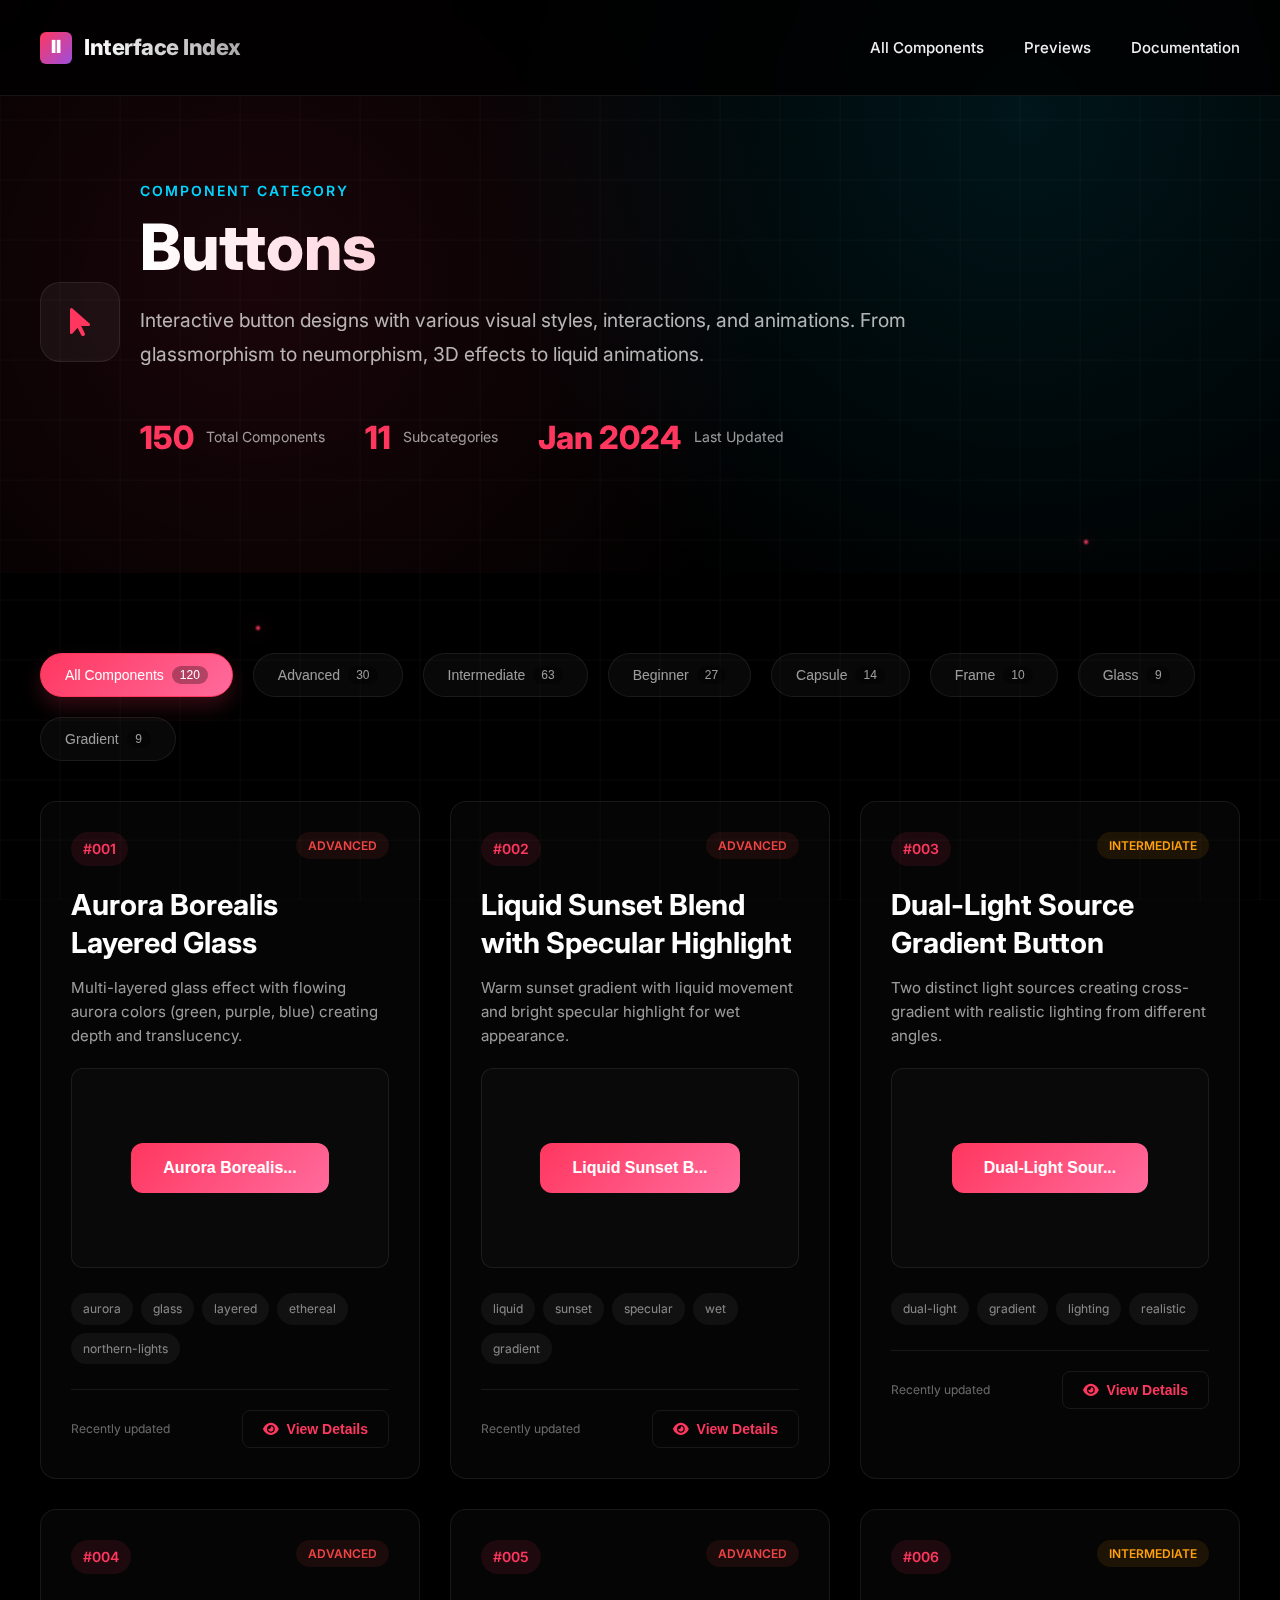
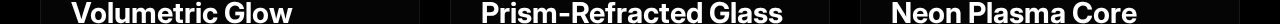
<file: buttons.html>
<!DOCTYPE html>
<html lang="en">
<head>
    <meta charset="UTF-8">
    <meta name="viewport" content="width=device-width, initial-scale=1.0">
    <title>Buttons | Interface Index</title>
    <meta http-equiv="refresh" content="0;url=category.html?category=buttons">
</head>
<body>
    <p>Redirecting to Buttons category... <a href="category.html?category=buttons">Click here if not redirected</a></p>
</body>
</html>
</file>
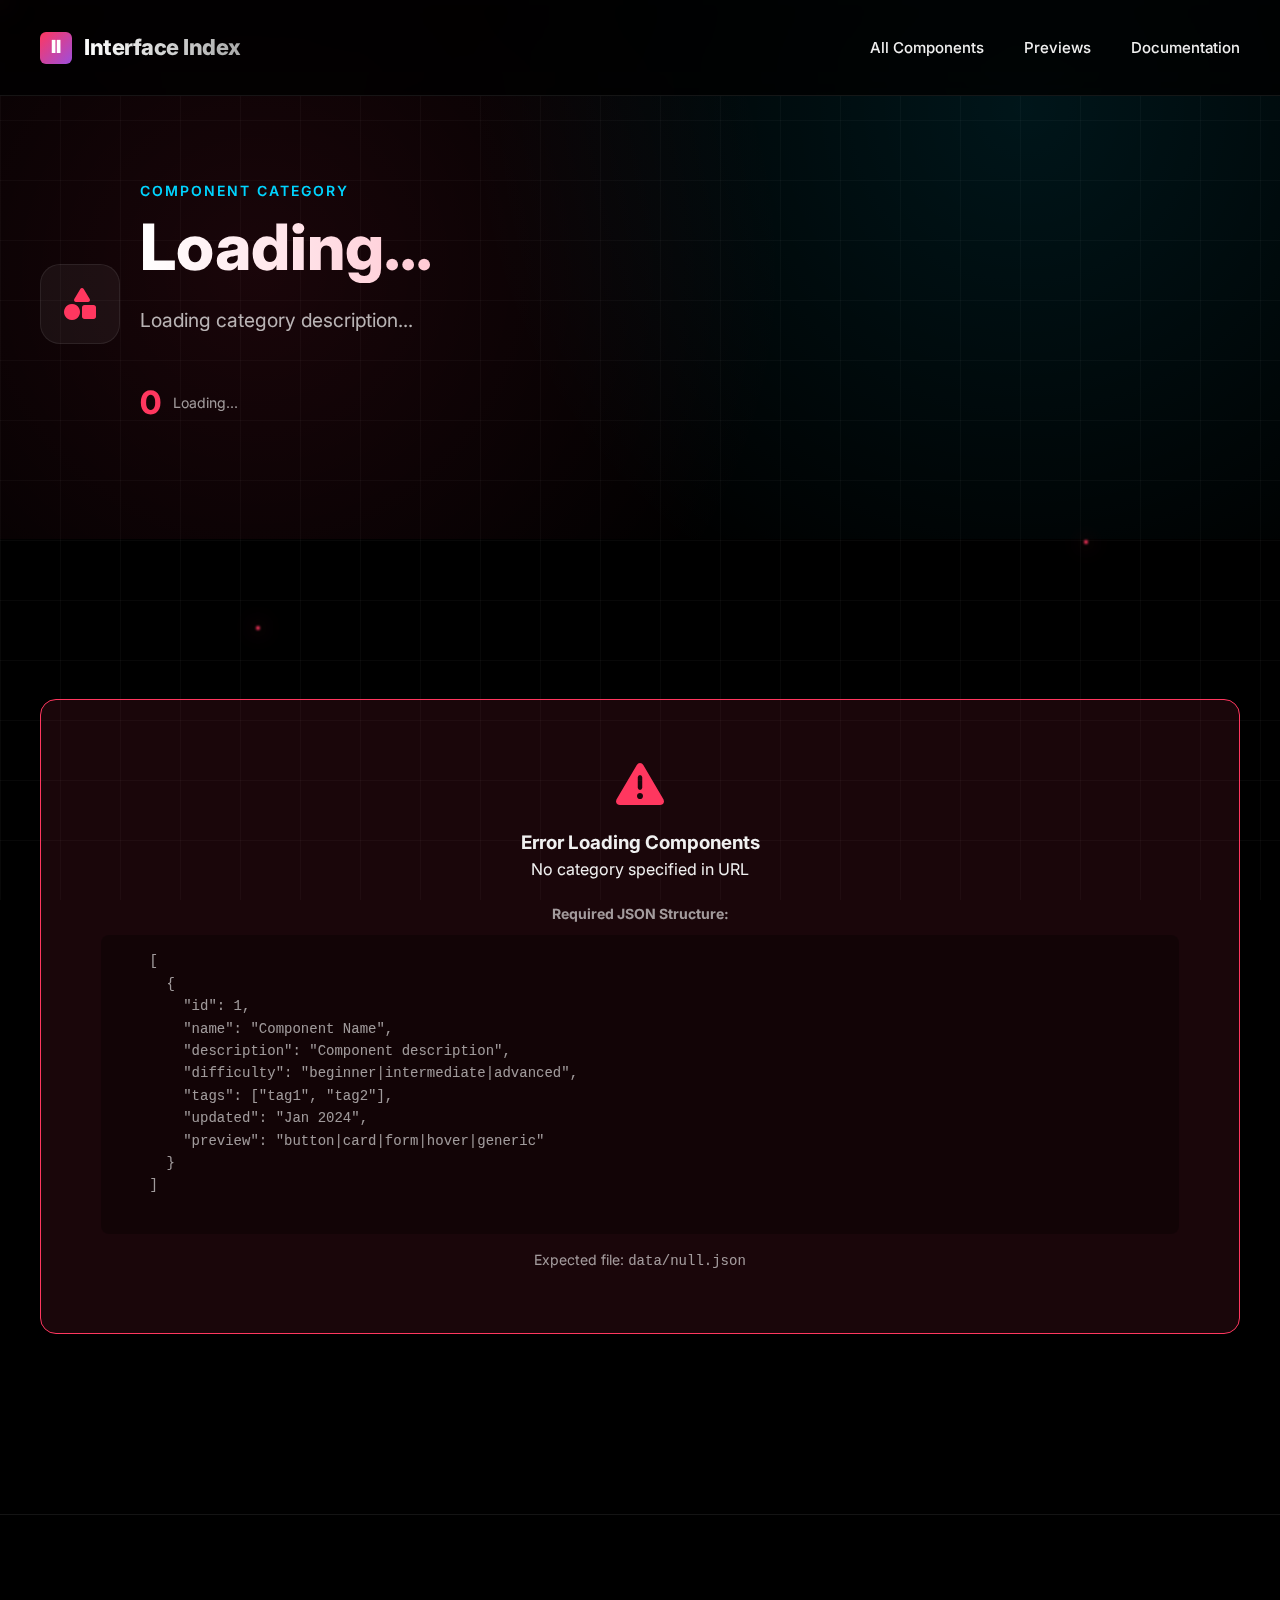
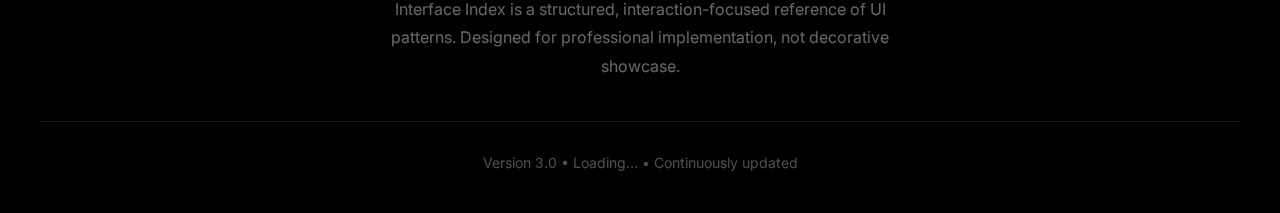
<file: category.html>
<!DOCTYPE html>
<html lang="en">
<head>
    <meta charset="UTF-8">
    <meta name="viewport" content="width=device-width, initial-scale=1.0">
    <title>Interface Index | Components</title>
    <link rel="stylesheet" href="https://cdnjs.cloudflare.com/ajax/libs/font-awesome/6.4.0/css/all.min.css">
    <link href="https://fonts.googleapis.com/css2?family=Inter:wght@300;400;500;600;700;800&display=swap" rel="stylesheet">
    <link rel="stylesheet" href="components.css">
    <style>
        :root {
            --black: #000000;
            --dark: #0A0A0A;
            --darker: #121212;
            --gray: #1A1A1A;
            --light-gray: #2A2A2A;
            --white: #FFFFFF;
            --off-white: #F0F0F0;
            --accent: #FF375F;
            --accent-glow: rgba(255, 55, 95, 0.4);
            --secondary: #00D4FF;
            --secondary-glow: rgba(0, 212, 255, 0.3);
            --tertiary: #9D4EDD;
            --grid-color: rgba(255, 255, 255, 0.03);
            --border: rgba(255, 255, 255, 0.08);
            --success: #10b981;
            --error: #ef4444;
        }

        * {
            margin: 0;
            padding: 0;
            box-sizing: border-box;
        }

        html {
            scroll-behavior: smooth;
        }

        body {
            font-family: 'Inter', -apple-system, BlinkMacSystemFont, 'Segoe UI', Roboto, sans-serif;
            background-color: var(--black);
            color: var(--off-white);
            overflow-x: hidden;
            line-height: 1.6;
            font-weight: 400;
        }

        /* Background Effects */
        .background-effects {
            position: fixed;
            top: 0;
            left: 0;
            width: 100%;
            height: 100%;
            z-index: 0;
            pointer-events: none;
            overflow: hidden;
        }

        .grid-overlay {
            position: absolute;
            width: 200%;
            height: 200%;
            background-image: 
                linear-gradient(var(--grid-color) 1px, transparent 1px),
                linear-gradient(90deg, var(--grid-color) 1px, transparent 1px);
            background-size: 60px 60px;
            animation: gridMove 20s linear infinite;
            transform-origin: center;
        }

        @keyframes gridMove {
            0% { transform: translate(0, 0) rotate(0deg); }
            100% { transform: translate(-30px, -30px) rotate(0.1deg); }
        }

        .accent-dot {
            position: absolute;
            width: 4px;
            height: 4px;
            background-color: var(--accent);
            border-radius: 50%;
            filter: blur(1px);
            box-shadow: 0 0 20px var(--accent);
            animation: float 8s infinite ease-in-out;
        }

        .accent-dot:nth-child(1) {
            top: 20%;
            left: 10%;
            animation-delay: 0s;
        }

        .accent-dot:nth-child(2) {
            top: 60%;
            right: 15%;
            animation-delay: 2s;
        }

        .accent-dot:nth-child(3) {
            bottom: 30%;
            left: 20%;
            animation-delay: 4s;
        }

        @keyframes float {
            0%, 100% { transform: translate(0, 0) scale(1); opacity: 0.7; }
            50% { transform: translate(20px, -20px) scale(1.2); opacity: 1; }
        }

        /* Layout */
        .container {
            max-width: 1400px;
            margin: 0 auto;
            padding: 0 40px;
            position: relative;
            z-index: 10;
        }

        /* Header */
        header {
            position: fixed;
            top: 0;
            left: 0;
            width: 100%;
            padding: 30px 0;
            z-index: 100;
            background: rgba(0, 0, 0, 0.8);
            backdrop-filter: blur(10px);
            border-bottom: 1px solid var(--border);
        }

        .header-content {
            display: flex;
            justify-content: space-between;
            align-items: center;
        }

        .logo {
            display: flex;
            align-items: center;
            gap: 12px;
            text-decoration: none;
        }

        .logo-icon {
            width: 32px;
            height: 32px;
            background: linear-gradient(135deg, var(--accent), var(--tertiary));
            border-radius: 6px;
            display: flex;
            align-items: center;
            justify-content: center;
            font-weight: 900;
            font-size: 18px;
            color: var(--white);
        }

        .logo-text {
            font-size: 22px;
            font-weight: 800;
            letter-spacing: -0.5px;
            background: linear-gradient(90deg, var(--white), #aaa);
            -webkit-background-clip: text;
            -webkit-text-fill-color: transparent;
        }

        .nav-links {
            display: flex;
            gap: 40px;
            list-style: none;
        }

        .nav-link {
            text-decoration: none;
            color: var(--off-white);
            font-weight: 500;
            font-size: 15px;
            position: relative;
            padding: 8px 0;
            transition: color 0.3s ease;
        }

        .nav-link::after {
            content: '';
            position: absolute;
            bottom: 0;
            left: 0;
            width: 0;
            height: 2px;
            background: linear-gradient(90deg, var(--accent), var(--secondary));
            transition: width 0.3s ease;
        }

        .nav-link:hover {
            color: var(--white);
        }

        .nav-link:hover::after {
            width: 100%;
        }

        /* Category Header */
        .category-header {
            padding: 180px 0 80px;
            position: relative;
            overflow: hidden;
        }

        .category-header::before {
            content: '';
            position: absolute;
            top: 0;
            left: 0;
            width: 100%;
            height: 100%;
            background: radial-gradient(circle at 20% 50%, rgba(255, 55, 95, 0.1) 0%, transparent 50%),
                        radial-gradient(circle at 80% 20%, rgba(0, 212, 255, 0.1) 0%, transparent 50%);
            pointer-events: none;
        }

        .category-meta {
            display: flex;
            align-items: center;
            gap: 20px;
            margin-bottom: 30px;
        }

        .category-icon-large {
            width: 80px;
            height: 80px;
            background: rgba(255, 255, 255, 0.05);
            border-radius: 20px;
            display: flex;
            align-items: center;
            justify-content: center;
            font-size: 32px;
            color: var(--accent);
            border: 1px solid var(--border);
        }

        .category-info {
            flex: 1;
        }

        .category-tag {
            font-size: 14px;
            font-weight: 600;
            color: var(--secondary);
            text-transform: uppercase;
            letter-spacing: 2px;
            margin-bottom: 10px;
        }

        .category-title {
            font-size: 4rem;
            font-weight: 800;
            line-height: 1.1;
            margin-bottom: 20px;
            background: linear-gradient(90deg, var(--white), var(--accent));
            -webkit-background-clip: text;
            -webkit-text-fill-color: transparent;
        }

        .category-description {
            font-size: 1.2rem;
            color: rgba(255, 255, 255, 0.7);
            max-width: 800px;
            line-height: 1.8;
        }

        .category-stats {
            display: flex;
            gap: 40px;
            margin-top: 40px;
            flex-wrap: wrap;
        }

        .stat-item {
            display: flex;
            align-items: center;
            gap: 12px;
            font-size: 14px;
            color: rgba(255, 255, 255, 0.6);
        }

        .stat-number {
            font-size: 32px;
            font-weight: 800;
            color: var(--accent);
        }

        /* Components Grid */
        .components-section {
            padding: 80px 0;
            position: relative;
        }

        .filter-controls {
            display: flex;
            gap: 20px;
            margin-bottom: 40px;
            flex-wrap: wrap;
        }

        .filter-btn {
            padding: 12px 24px;
            background: rgba(255, 255, 255, 0.03);
            border: 1px solid var(--border);
            border-radius: 50px;
            color: rgba(255, 255, 255, 0.6);
            font-size: 14px;
            font-weight: 500;
            cursor: pointer;
            transition: all 0.3s ease;
            display: flex;
            align-items: center;
            gap: 8px;
        }

        .filter-btn:hover {
            background: rgba(255, 255, 255, 0.05);
            border-color: var(--accent);
            color: var(--white);
        }

        .filter-btn.active {
            background: linear-gradient(135deg, var(--accent), #FF6B9D);
            border-color: var(--accent);
            color: var(--white);
            box-shadow: 0 10px 20px rgba(255, 55, 95, 0.2);
        }

        .filter-btn .count {
            font-size: 12px;
            background: rgba(0, 0, 0, 0.3);
            padding: 2px 8px;
            border-radius: 10px;
            min-width: 24px;
            text-align: center;
        }

        .components-grid {
            display: grid;
            grid-template-columns: repeat(auto-fill, minmax(350px, 1fr));
            gap: 30px;
            margin-bottom: 60px;
        }

        .component-card {
            background: rgba(255, 255, 255, 0.02);
            border: 1px solid var(--border);
            border-radius: 16px;
            padding: 30px;
            transition: all 0.4s cubic-bezier(0.4, 0, 0.2, 1);
            cursor: pointer;
            position: relative;
            overflow: hidden;
        }

        .component-card::before {
            content: '';
            position: absolute;
            top: 0;
            left: -100%;
            width: 100%;
            height: 100%;
            background: linear-gradient(90deg, 
                transparent, 
                rgba(255, 255, 255, 0.03), 
                transparent);
            transition: left 0.6s ease;
        }

        .component-card:hover::before {
            left: 100%;
        }

        .component-card:hover {
            transform: translateY(-8px);
            border-color: rgba(255, 255, 255, 0.15);
            box-shadow: 0 25px 50px rgba(0, 0, 0, 0.4);
        }

        .component-header {
            display: flex;
            justify-content: space-between;
            align-items: flex-start;
            margin-bottom: 20px;
        }

        .component-id {
            font-size: 14px;
            font-weight: 600;
            color: var(--accent);
            background: rgba(255, 55, 95, 0.1);
            padding: 6px 12px;
            border-radius: 20px;
        }

        .component-difficulty {
            font-size: 12px;
            font-weight: 600;
            padding: 4px 12px;
            border-radius: 20px;
            text-transform: uppercase;
        }

        .component-difficulty.beginner {
            background: rgba(16, 185, 129, 0.1);
            color: var(--success);
        }

        .component-difficulty.intermediate {
            background: rgba(255, 159, 10, 0.1);
            color: #ff9f0a;
        }

        .component-difficulty.advanced {
            background: rgba(239, 68, 68, 0.1);
            color: var(--error);
        }

        .component-name {
            font-size: 1.8rem;
            font-weight: 700;
            color: var(--white);
            margin-bottom: 15px;
            line-height: 1.3;
        }

        .component-description {
            font-size: 15px;
            color: rgba(255, 255, 255, 0.6);
            line-height: 1.6;
            margin-bottom: 20px;
        }

        .component-preview {
            height: 200px;
            background: rgba(255, 255, 255, 0.02);
            border: 1px solid var(--border);
            border-radius: 12px;
            display: flex;
            align-items: center;
            justify-content: center;
            margin-bottom: 25px;
            overflow: hidden;
            position: relative;
        }

        .component-preview::after {
            content: '';
            position: absolute;
            top: 0;
            left: 0;
            width: 100%;
            height: 100%;
            background: linear-gradient(135deg, 
                rgba(255, 55, 95, 0.05), 
                rgba(0, 212, 255, 0.05));
            opacity: 0;
            transition: opacity 0.3s ease;
        }

        .component-card:hover .component-preview::after {
            opacity: 1;
        }

        .component-tags {
            display: flex;
            gap: 8px;
            flex-wrap: wrap;
            margin-bottom: 25px;
        }

        .component-tag {
            font-size: 12px;
            padding: 6px 12px;
            background: rgba(255, 255, 255, 0.05);
            border-radius: 20px;
            color: rgba(255, 255, 255, 0.5);
        }

        .component-footer {
            display: flex;
            justify-content: space-between;
            align-items: center;
            padding-top: 20px;
            border-top: 1px solid var(--border);
        }

        .component-updated {
            font-size: 12px;
            color: rgba(255, 255, 255, 0.4);
        }

        .component-view-btn {
            padding: 10px 20px;
            background: transparent;
            border: 1px solid var(--border);
            border-radius: 8px;
            color: var(--accent);
            font-size: 14px;
            font-weight: 600;
            cursor: pointer;
            transition: all 0.3s ease;
            display: flex;
            align-items: center;
            gap: 8px;
        }

        .component-view-btn:hover {
            background: rgba(255, 55, 95, 0.1);
            border-color: var(--accent);
            transform: translateX(5px);
        }

        /* Loading State */
        .loading {
            opacity: 0.7;
            pointer-events: none;
        }

        .loading-spinner {
            display: inline-block;
            width: 20px;
            height: 20px;
            border: 2px solid var(--border);
            border-top: 2px solid var(--accent);
            border-radius: 50%;
            animation: spin 1s linear infinite;
        }

        @keyframes spin {
            0% { transform: rotate(0deg); }
            100% { transform: rotate(360deg); }
        }

        /* Error State */
        .error-state {
            text-align: center;
            padding: 60px;
            background: rgba(255, 55, 95, 0.1);
            border: 1px solid var(--accent);
            border-radius: 16px;
            margin: 40px 0;
            grid-column: 1 / -1;
        }

        .error-state i {
            font-size: 48px;
            color: var(--accent);
            margin-bottom: 20px;
        }

        /* Footer */
        footer {
            padding: 80px 0 40px;
            text-align: center;
            border-top: 1px solid var(--border);
        }

        .footer-text {
            font-size: 1rem;
            color: rgba(255, 255, 255, 0.4);
            max-width: 500px;
            margin: 0 auto 40px;
            line-height: 1.8;
        }

        .footer-meta {
            font-size: 14px;
            color: rgba(255, 255, 255, 0.3);
            border-top: 1px solid var(--border);
            padding-top: 30px;
        }

        /* Back to Top */
        .back-to-top {
            position: fixed;
            bottom: 30px;
            right: 30px;
            width: 50px;
            height: 50px;
            background: rgba(255, 255, 255, 0.05);
            border: 1px solid var(--border);
            border-radius: 50%;
            color: var(--white);
            font-size: 18px;
            cursor: pointer;
            transition: all 0.3s ease;
            display: flex;
            align-items: center;
            justify-content: center;
            z-index: 99;
            opacity: 0;
            transform: translateY(20px);
        }

        .back-to-top.visible {
            opacity: 1;
            transform: translateY(0);
        }

        .back-to-top:hover {
            background: rgba(255, 255, 255, 0.1);
            border-color: var(--accent);
            transform: translateY(-5px);
        }

        /* Responsive */
        @media (max-width: 1024px) {
            .category-title {
                font-size: 3.5rem;
            }

            .components-grid {
                grid-template-columns: repeat(auto-fill, minmax(300px, 1fr));
            }
        }

        @media (max-width: 768px) {
            .container {
                padding: 0 25px;
            }
            
            .header-content {
                flex-direction: column;
                gap: 25px;
            }
            
            .nav-links {
                gap: 25px;
            }
            
            .category-header {
                padding: 150px 0 60px;
            }
            
            .category-title {
                font-size: 2.8rem;
            }
            
            .category-meta {
                flex-direction: column;
                align-items: flex-start;
                gap: 30px;
            }
            
            .category-icon-large {
                width: 60px;
                height: 60px;
                font-size: 24px;
            }

            .components-grid {
                grid-template-columns: 1fr;
                gap: 25px;
            }

            .filter-controls {
                justify-content: center;
            }
        }

        @media (max-width: 480px) {
            .category-title {
                font-size: 2.2rem;
            }
            
            .category-description {
                font-size: 1.1rem;
            }

            .component-card {
                padding: 25px;
            }

            .component-name {
                font-size: 1.5rem;
            }

            .back-to-top {
                bottom: 20px;
                right: 20px;
                width: 45px;
                height: 45px;
            }
        }
    </style>
</head>
<body>
    <!-- Background Effects -->
    <div class="background-effects">
        <div class="grid-overlay"></div>
        <div class="accent-dot"></div>
        <div class="accent-dot"></div>
        <div class="accent-dot"></div>
    </div>

    <!-- Back to Top Button -->
    <div class="back-to-top" id="backToTop">
        <i class="fas fa-arrow-up"></i>
    </div>

    <!-- Header -->
    <header>
        <div class="container">
            <div class="header-content">
                <a href="index.html" class="logo">
                    <div class="logo-icon">II</div>
                    <div class="logo-text">Interface Index</div>
                </a>
                <ul class="nav-links">
                    <li><a href="index.html#component-quick-links" class="nav-link">All Components</a></li>
                    <li><a href="index.html#previews" class="nav-link">Previews</a></li>
                    <li><a href="docs/methodology.html" class="nav-link">Documentation</a></li>
                </ul>
            </div>
        </div>
    </header>

    <!-- Category Header -->
    <section class="category-header">
        <div class="container">
            <div class="category-meta">
                <div class="category-icon-large" id="category-icon">
                    <i class="fas fa-shapes"></i>
                </div>
                <div class="category-info">
                    <div class="category-tag">Component Category</div>
                    <h1 class="category-title" id="category-title">Loading...</h1>
                    <p class="category-description" id="category-description">
                        Loading category description...
                    </p>
                    <div class="category-stats" id="category-stats">
                        <div class="stat-item">
                            <div class="stat-number loading-spinner"></div>
                            <span>Loading...</span>
                        </div>
                    </div>
                </div>
            </div>
        </div>
    </section>

    <!-- Components Grid -->
    <section class="components-section">
        <div class="container">
            <!-- Filter Controls -->
            <div class="filter-controls" id="filter-controls">
                <!-- Filters will be loaded dynamically -->
            </div>

            <!-- Components Grid -->
            <div class="components-grid" id="components-grid">
                <!-- Components will be loaded dynamically -->
                <div class="component-card loading">
                    <div class="component-header">
                        <div class="component-id">#000</div>
                        <div class="component-difficulty beginner">Loading</div>
                    </div>
                    <h3 class="component-name">Loading Component...</h3>
                    <p class="component-description">Loading component description...</p>
                    <div class="component-preview">
                        <span class="loading-spinner"></span>
                    </div>
                    <div class="component-tags">
                        <span class="component-tag">loading</span>
                    </div>
                    <div class="component-footer">
                        <div class="component-updated">Loading...</div>
                        <button class="component-view-btn">
                            <i class="fas fa-eye"></i>
                            View Details
                        </button>
                    </div>
                </div>
            </div>
        </div>
    </section>

    <!-- Footer -->
    <footer>
        <div class="container">
            <div class="footer-content">
                <p class="footer-text">
                    Interface Index is a structured, interaction-focused reference of UI patterns. 
                    Designed for professional implementation, not decorative showcase.
                </p>
                <p class="footer-meta">
                    <span>Version 3.0</span> • <span id="total-components">Loading...</span> • Continuously updated
                </p>
            </div>
        </div>
    </footer>
    <script>
        class CategoryPage {
            constructor() {
                this.category = null;
                this.components = [];
                this.filteredComponents = [];
                this.currentFilter = 'all';
                
                // DOM Elements
                this.categoryTitle = document.getElementById('category-title');
                this.categoryDescription = document.getElementById('category-description');
                this.categoryIcon = document.getElementById('category-icon');
                this.categoryStats = document.getElementById('category-stats');
                this.filterControls = document.getElementById('filter-controls');
                this.componentsGrid = document.getElementById('components-grid');
                this.totalComponents = document.getElementById('total-components');
                this.backToTop = document.getElementById('backToTop');
                
                // Initialize
                this.init();
            }
            
            async init() {
                // Get category from URL
                this.category = this.getCategoryFromURL();
                
                if (!this.category) {
                    this.showError('No category specified in URL');
                    return;
                }
                
                try {
                    // Load category metadata
                    await this.loadCategoryData();
                    
                    // Load components from JSON file
                    await this.loadComponents();
                    
                    // Setup interactions
                    this.setupInteractions();
                    
                    // Remove loading states
                    this.removeLoadingStates();
                    
                } catch (error) {
                    console.error('Failed to initialize:', error);
                    this.showError(`Failed to load ${this.category} data: ${error.message}`);
                }
            }
            
            getCategoryFromURL() {
                const urlParams = new URLSearchParams(window.location.search);
                return urlParams.get('category');
            }
            
            async loadCategoryData() {
                // Category data mapping
                const categories = {
                    'buttons': {
                        title: 'Buttons',
                        description: 'Interactive button designs with various visual styles, interactions, and animations. From glassmorphism to neumorphism, 3D effects to liquid animations.',
                        icon: 'fas fa-mouse-pointer',
                        total: 150,
                        subcategories: 11,
                        lastUpdated: 'Jan 2024'
                    },
                    'hover': {
                        title: 'Hover Effects',
                        description: 'Advanced hover interactions for cards, images, text, buttons, icons, and backgrounds. Smooth animations and micro-interactions.',
                        icon: 'fas fa-hand-pointer',
                        total: 250,
                        subcategories: 6,
                        lastUpdated: 'Jan 2024'
                    },
                    'cards': {
                        title: 'Cards',
                        description: 'Card components with interactive layouts, animations, and content organization patterns for various use cases.',
                        icon: 'fas fa-id-card',
                        total: 180,
                        subcategories: 6,
                        lastUpdated: 'Jan 2024'
                    },
                    'forms': {
                        title: 'Forms & Inputs',
                        description: 'Form elements with validation, interactive feedback, and modern input patterns for optimal user experience.',
                        icon: 'fas fa-edit',
                        total: 200,
                        subcategories: 6,
                        lastUpdated: 'Jan 2024'
                    },
                    'navigation': {
                        title: 'Navigation',
                        description: 'Navigation components and menu interactions including navbars, sidebars, dropdowns, and responsive patterns.',
                        icon: 'fas fa-compass',
                        total: 140,
                        subcategories: 6,
                        lastUpdated: 'Jan 2024'
                    },
                    'modals': {
                        title: 'Modals & Overlays',
                        description: 'Modal windows, popups, tooltips, and overlay interactions with smooth animations and user-friendly behaviors.',
                        icon: 'fas fa-window-maximize',
                        total: 120,
                        subcategories: 6,
                        lastUpdated: 'Jan 2024'
                    },
                    'feedback': {
                        title: 'Feedback & Status',
                        description: 'User feedback components, loading states, progress indicators, and status notifications.',
                        icon: 'fas fa-info-circle',
                        total: 100,
                        subcategories: 6,
                        lastUpdated: 'Jan 2024'
                    },
                    'tables': {
                        title: 'Tables & Data',
                        description: 'Data tables, charts, and visualization components with sorting, filtering, and interactive features.',
                        icon: 'fas fa-table',
                        total: 90,
                        subcategories: 6,
                        lastUpdated: 'Jan 2024'
                    },
                    'layout': {
                        title: 'Layout & Structure',
                        description: 'Layout components, grid systems, and structural patterns for responsive and adaptive designs.',
                        icon: 'fas fa-th-large',
                        total: 80,
                        subcategories: 6,
                        lastUpdated: 'Jan 2024'
                    }
                };
                
                const categoryData = categories[this.category];
                
                if (!categoryData) {
                    throw new Error(`Category "${this.category}" not found. Available categories: ${Object.keys(categories).join(', ')}`);
                }
                
                // Update UI
                this.categoryTitle.textContent = categoryData.title;
                this.categoryDescription.textContent = categoryData.description;
                this.categoryIcon.innerHTML = `<i class="${categoryData.icon}"></i>`;
                
                // Update stats
                this.categoryStats.innerHTML = `
                    <div class="stat-item">
                        <div class="stat-number">${categoryData.total}</div>
                        <span>Total Components</span>
                    </div>
                    <div class="stat-item">
                        <div class="stat-number">${categoryData.subcategories}</div>
                        <span>Subcategories</span>
                    </div>
                    <div class="stat-item">
                        <div class="stat-number">${categoryData.lastUpdated}</div>
                        <span>Last Updated</span>
                    </div>
                `;
                
                this.totalComponents.textContent = `${categoryData.total} components`;
            }
            
            async loadComponents() {
                try {
                    // Load from JSON file
                    const response = await fetch(`data/${this.category}.json`);
                    
                    if (!response.ok) {
                        if (response.status === 404) {
                            throw new Error(`JSON file not found: data/${this.category}.json`);
                        } else {
                            throw new Error(`HTTP error! status: ${response.status}`);
                        }
                    }
                    
                    const data = await response.json();
                    
                    // Validate JSON structure
                    if (!Array.isArray(data)) {
                        throw new Error(`Invalid JSON format: Expected array in data/${this.category}.json`);
                    }
                    
                    // Validate each component has required fields
                    data.forEach((component, index) => {
                        if (!component.id || !component.name || !component.description) {
                            throw new Error(`Component at index ${index} missing required fields (id, name, description)`);
                        }
                    });
                    
                    this.components = data;
                    
                    // Set filtered components
                    this.filteredComponents = [...this.components];
                    
                    // Generate filters
                    this.generateFilters();
                    
                    // Render components
                    this.renderComponents();
                    
                } catch (error) {
                    console.error('Failed to load components:', error);
                    throw new Error(`Could not load components: ${error.message}`);
                }
            }
            
            generateFilters() {
                if (this.components.length === 0) {
                    this.filterControls.innerHTML = `
                        <div class="error-state" style="grid-column: 1 / -1; margin: 0;">
                            <i class="fas fa-exclamation-triangle"></i>
                            <h3>No Components Found</h3>
                            <p>The JSON file is empty or contains no valid components.</p>
                        </div>
                    `;
                    return;
                }
                
                // Get unique difficulties
                const difficulties = [...new Set(this.components.map(c => c.difficulty).filter(Boolean))];
                
                // Create all filter
                this.filterControls.innerHTML = `
                    <button class="filter-btn active" data-filter="all">
                        <span>All Components</span>
                        <span class="count">${this.components.length}</span>
                    </button>
                `;
                
                // Add difficulty filters if they exist
                if (difficulties.length > 0) {
                    difficulties.forEach(difficulty => {
                        const count = this.components.filter(c => c.difficulty === difficulty).length;
                        this.filterControls.innerHTML += `
                            <button class="filter-btn" data-filter="${difficulty}">
                                <span>${difficulty.charAt(0).toUpperCase() + difficulty.slice(1)}</span>
                                <span class="count">${count}</span>
                            </button>
                        `;
                    });
                }
                
                // Add tag filters (most common tags)
                const tagCounts = {};
                this.components.forEach(component => {
                    if (component.tags && Array.isArray(component.tags)) {
                        component.tags.forEach(tag => {
                            if (tag) tagCounts[tag] = (tagCounts[tag] || 0) + 1;
                        });
                    }
                });
                
                // Get top 4 tags
                const topTags = Object.entries(tagCounts)
                    .sort((a, b) => b[1] - a[1])
                    .slice(0, 4);
                
                if (topTags.length > 0) {
                    topTags.forEach(([tag, count]) => {
                        this.filterControls.innerHTML += `
                            <button class="filter-btn" data-filter="${tag}">
                                <span>${tag.charAt(0).toUpperCase() + tag.slice(1)}</span>
                                <span class="count">${count}</span>
                            </button>
                        `;
                    });
                }
                
                // Add event listeners
                this.filterControls.querySelectorAll('.filter-btn').forEach(btn => {
                    btn.addEventListener('click', () => {
                        const filter = btn.dataset.filter;
                        
                        // Update active state
                        this.filterControls.querySelectorAll('.filter-btn').forEach(b => {
                            b.classList.remove('active');
                        });
                        btn.classList.add('active');
                        
                        // Filter components
                        this.filterComponents(filter);
                    });
                });
            }
            
            filterComponents(filter) {
                this.currentFilter = filter;
                
                if (filter === 'all') {
                    this.filteredComponents = [...this.components];
                } else if (['beginner', 'intermediate', 'advanced'].includes(filter)) {
                    this.filteredComponents = this.components.filter(c => c.difficulty === filter);
                } else {
                    this.filteredComponents = this.components.filter(c => 
                        c.tags && c.tags.includes(filter.toLowerCase())
                    );
                }
                
                this.renderComponents();
            }
            
            renderComponents() {
                this.componentsGrid.innerHTML = '';
                
                if (this.filteredComponents.length === 0) {
                    this.componentsGrid.innerHTML = `
                        <div class="error-state">
                            <i class="fas fa-search"></i>
                            <h3>No components found</h3>
                            <p>Try selecting a different filter or resetting to "All Components"</p>
                        </div>
                    `;
                    return;
                }
                
                this.filteredComponents.forEach(component => {
                    const componentCard = document.createElement('div');
                    componentCard.className = 'component-card';
                    componentCard.setAttribute('data-component-id', component.id);
                    
                    // Format difficulty display
                    const difficultyDisplay = component.difficulty ? 
                        `<div class="component-difficulty ${component.difficulty}">${component.difficulty}</div>` : '';
                    
                    // Format tags display
                    const tagsDisplay = component.tags && Array.isArray(component.tags) ? 
                        component.tags.map(tag => `<span class="component-tag">${tag}</span>`).join('') : '';
                    
                    componentCard.innerHTML = `
                        <div class="component-header">
                            <div class="component-id">#${component.id.toString().padStart(3, '0')}</div>
                            ${difficultyDisplay}
                        </div>
                        <h3 class="component-name">${component.name}</h3>
                        <p class="component-description">${component.description}</p>
                        <div class="component-preview">
                            ${this.createPreview(component.preview || 'generic', component.name)}
                        </div>
                        ${tagsDisplay ? `<div class="component-tags">${tagsDisplay}</div>` : ''}
                        <div class="component-footer">
                            <div class="component-updated">${component.updated || 'Recently updated'}</div>
                            <button class="component-view-btn" data-component-id="${component.id}">
                                <i class="fas fa-eye"></i>
                                View Details
                            </button>
                        </div>
                    `;
                    
                    // Add click event to card
                    componentCard.addEventListener('click', (e) => {
                        if (!e.target.closest('.component-view-btn')) {
                            this.navigateToComponent(component);
                        }
                    });
                    
                    // Add click event to view button
                    const viewBtn = componentCard.querySelector('.component-view-btn');
                    viewBtn.addEventListener('click', (e) => {
                        e.stopPropagation();
                        this.navigateToComponent(component);
                    });
                    
                    this.componentsGrid.appendChild(componentCard);
                });
            }
            
            createPreview(previewType, name) {
                switch(previewType) {
                    case 'button':
                        return `
                            <button style="
                                padding: 16px 32px;
                                background: linear-gradient(135deg, var(--accent), #FF6B9D);
                                border: none;
                                border-radius: 12px;
                                color: var(--white);
                                font-weight: 600;
                                font-size: 16px;
                                cursor: pointer;
                                transition: all 0.3s ease;
                            ">
                                ${name.substring(0, 15)}...
                            </button>
                        `;
                    case 'card':
                        return `
                            <div style="
                                width: 200px;
                                height: 150px;
                                background: rgba(255, 255, 255, 0.03);
                                border: 1px solid var(--border);
                                border-radius: 12px;
                                padding: 20px;
                                display: flex;
                                flex-direction: column;
                                gap: 10px;
                            ">
                                <div style="height: 10px; background: rgba(255, 255, 255, 0.1); border-radius: 4px; width: 70%;"></div>
                                <div style="height: 10px; background: rgba(255, 255, 255, 0.1); border-radius: 4px; width: 50%;"></div>
                                <div style="height: 10px; background: rgba(255, 255, 255, 0.1); border-radius: 4px; width: 60%;"></div>
                            </div>
                        `;
                    case 'form':
                        return `
                            <div style="
                                width: 220px;
                                background: rgba(255, 255, 255, 0.03);
                                border: 1px solid var(--border);
                                border-radius: 12px;
                                padding: 20px;
                                display: flex;
                                flex-direction: column;
                                gap: 15px;
                            ">
                                <div style="
                                    padding: 12px;
                                    background: rgba(255, 255, 255, 0.05);
                                    border: 1px solid var(--border);
                                    border-radius: 8px;
                                    color: rgba(255, 255, 255, 0.7);
                                ">
                                    Input field
                                </div>
                                <button style="
                                    padding: 12px;
                                    background: linear-gradient(135deg, var(--accent), #FF6B9D);
                                    border: none;
                                    border-radius: 8px;
                                    color: var(--white);
                                    font-weight: 600;
                                    cursor: pointer;
                                ">
                                    Submit
                                </button>
                            </div>
                        `;
                    case 'hover':
                        return `
                            <div style="
                                width: 200px;
                                height: 150px;
                                background: rgba(255, 255, 255, 0.03);
                                border: 1px solid var(--border);
                                border-radius: 12px;
                                display: flex;
                                align-items: center;
                                justify-content: center;
                                color: rgba(255, 255, 255, 0.5);
                                font-weight: 600;
                            ">
                                Hover Preview
                            </div>
                        `;
                    default:
                        return `
                            <div style="
                                width: 200px;
                                height: 150px;
                                background: rgba(255, 255, 255, 0.03);
                                border: 1px solid var(--border);
                                border-radius: 12px;
                                display: flex;
                                align-items: center;
                                justify-content: center;
                                color: rgba(255, 255, 255, 0.5);
                                font-weight: 600;
                            ">
                                ${name.substring(0, 20)}...
                            </div>
                        `;
                }
            }
            
            navigateToComponent(component) {
                // Navigate to component detail page
                window.location.href = `component-detail.html?id=${component.id}&category=${this.category}`;
            }
            
            setupInteractions() {
                // Back to top button
                window.addEventListener('scroll', () => {
                    if (window.pageYOffset > 300) {
                        this.backToTop.classList.add('visible');
                    } else {
                        this.backToTop.classList.remove('visible');
                    }
                });
                
                this.backToTop.addEventListener('click', () => {
                    window.scrollTo({ top: 0, behavior: 'smooth' });
                });
                
                // Parallax effect
                window.addEventListener('scroll', () => {
                    const scrolled = window.pageYOffset;
                    const grid = document.querySelector('.grid-overlay');
                    if (grid) {
                        grid.style.transform = `translate(${-scrolled * 0.02}px, ${-scrolled * 0.02}px) rotate(0.1deg)`;
                    }
                });
            }
            
            removeLoadingStates() {
                document.querySelectorAll('.loading').forEach(el => {
                    el.classList.remove('loading');
                });
            }
            
            showError(message) {
                // Clear any existing content
                this.componentsGrid.innerHTML = '';
                this.filterControls.innerHTML = '';
                
                // Show error message
                this.componentsGrid.innerHTML = `
                    <div class="error-state" style="grid-column: 1 / -1;">
                        <i class="fas fa-exclamation-triangle"></i>
                        <h3>Error Loading Components</h3>
                        <p>${message}</p>
                        <div style="margin-top: 20px; font-size: 14px; color: rgba(255,255,255,0.6);">
                            <p><strong>Required JSON Structure:</strong></p>
                            <pre style="text-align: left; background: rgba(0,0,0,0.3); padding: 15px; border-radius: 8px; margin-top: 10px; overflow-x: auto;">
    [
      {
        "id": 1,
        "name": "Component Name",
        "description": "Component description",
        "difficulty": "beginner|intermediate|advanced",
        "tags": ["tag1", "tag2"],
        "updated": "Jan 2024",
        "preview": "button|card|form|hover|generic"
      }
    ]
                            </pre>
                            <p style="margin-top: 15px;">Expected file: <code>data/${this.category}.json</code></p>
                        </div>
                    </div>
                `;
                
                // Remove loading from stats
                const statNumbers = this.categoryStats.querySelectorAll('.stat-number');
                statNumbers.forEach(stat => {
                    if (stat.classList.contains('loading-spinner')) {
                        stat.classList.remove('loading-spinner');
                        stat.textContent = '0';
                    }
                });
            }
        }
        
        // Initialize when DOM is loaded
        document.addEventListener('DOMContentLoaded', () => {
            new CategoryPage();
        });
    </script>
   
</body>
</html>
</file>
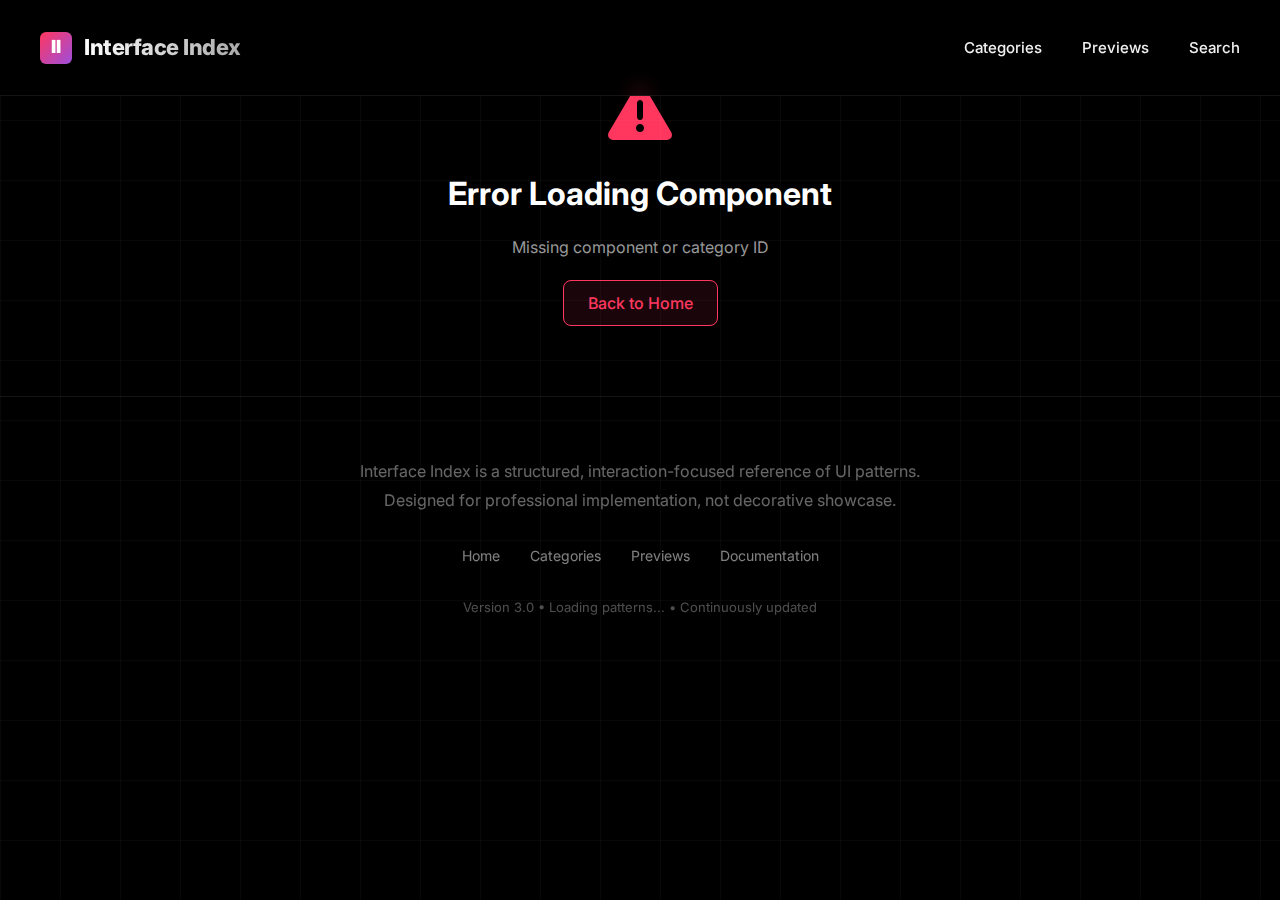
<file: component-detail.html>
<!DOCTYPE html>
<html lang="en">
<head>
    <meta charset="UTF-8">
    <meta name="viewport" content="width=device-width, initial-scale=1.0">
    <title>Component Details | Interface Index</title>
    <link rel="stylesheet" href="https://cdnjs.cloudflare.com/ajax/libs/font-awesome/6.4.0/css/all.min.css">
    <link href="https://fonts.googleapis.com/css2?family=Inter:wght@300;400;500;600;700;800&display=swap" rel="stylesheet">
    <link rel="stylesheet" href="components.css">
    <style>
        :root {
            --black: #000000;
            --dark: #0A0A0A;
            --darker: #121212;
            --gray: #1A1A1A;
            --light-gray: #2A2A2A;
            --white: #FFFFFF;
            --off-white: #F0F0F0;
            --accent: #FF375F;
            --accent-glow: rgba(255, 55, 95, 0.4);
            --secondary: #00D4FF;
            --secondary-glow: rgba(0, 212, 255, 0.3);
            --tertiary: #9D4EDD;
            --grid-color: rgba(255, 255, 255, 0.03);
            --border: rgba(255, 255, 255, 0.08);
            --success: #10b981;
            --warning: #f59e0b;
            --error: #ef4444;
        }

        * {
            margin: 0;
            padding: 0;
            box-sizing: border-box;
        }

        html {
            scroll-behavior: smooth;
        }

        body {
            font-family: 'Inter', -apple-system, BlinkMacSystemFont, 'Segoe UI', Roboto, sans-serif;
            background-color: var(--black);
            color: var(--off-white);
            overflow-x: hidden;
            line-height: 1.6;
            font-weight: 400;
        }

        /* Background Effects */
        .background-effects {
            position: fixed;
            top: 0;
            left: 0;
            width: 100%;
            height: 100%;
            z-index: 0;
            pointer-events: none;
            overflow: hidden;
        }

        .grid-overlay {
            position: absolute;
            width: 200%;
            height: 200%;
            background-image: 
                linear-gradient(var(--grid-color) 1px, transparent 1px),
                linear-gradient(90deg, var(--grid-color) 1px, transparent 1px);
            background-size: 60px 60px;
            animation: gridMove 20s linear infinite;
            transform-origin: center;
        }

        @keyframes gridMove {
            0% { transform: translate(0, 0) rotate(0deg); }
            100% { transform: translate(-30px, -30px) rotate(0.1deg); }
        }

        /* Layout */
        .container {
            max-width: 1400px;
            margin: 0 auto;
            padding: 0 40px;
            position: relative;
            z-index: 10;
        }

        /* Header */
        header {
            position: fixed;
            top: 0;
            left: 0;
            width: 100%;
            padding: 30px 0;
            z-index: 100;
            background: rgba(0, 0, 0, 0.8);
            backdrop-filter: blur(10px);
            border-bottom: 1px solid var(--border);
        }

        .header-content {
            display: flex;
            justify-content: space-between;
            align-items: center;
        }

        .logo {
            display: flex;
            align-items: center;
            gap: 12px;
            text-decoration: none;
        }

        .logo-icon {
            width: 32px;
            height: 32px;
            background: linear-gradient(135deg, var(--accent), var(--tertiary));
            border-radius: 6px;
            display: flex;
            align-items: center;
            justify-content: center;
            font-weight: 900;
            font-size: 18px;
            color: var(--white);
        }

        .logo-text {
            font-size: 22px;
            font-weight: 800;
            letter-spacing: -0.5px;
            background: linear-gradient(90deg, var(--white), #aaa);
            -webkit-background-clip: text;
            -webkit-text-fill-color: transparent;
        }

        .nav-links {
            display: flex;
            gap: 40px;
            list-style: none;
        }

        .nav-link {
            text-decoration: none;
            color: var(--off-white);
            font-weight: 500;
            font-size: 15px;
            position: relative;
            padding: 8px 0;
            transition: color 0.3s ease;
        }

        .nav-link::after {
            content: '';
            position: absolute;
            bottom: 0;
            left: 0;
            width: 0;
            height: 2px;
            background: linear-gradient(90deg, var(--accent), var(--secondary));
            transition: width 0.3s ease;
        }

        .nav-link:hover {
            color: var(--white);
        }

        .nav-link:hover::after {
            width: 100%;
        }

        /* Breadcrumb */
        .breadcrumb {
            padding: 120px 0 40px;
        }

        .breadcrumb-content {
            display: flex;
            align-items: center;
            gap: 12px;
            font-size: 14px;
            color: rgba(255, 255, 255, 0.6);
        }

        .breadcrumb-link {
            color: var(--secondary);
            text-decoration: none;
            transition: color 0.3s ease;
        }

        .breadcrumb-link:hover {
            color: var(--accent);
        }

        .breadcrumb-separator {
            color: rgba(255, 255, 255, 0.3);
        }

        .breadcrumb-current {
            color: var(--white);
            font-weight: 500;
        }

        /* Component Header */
        .component-header {
            margin-bottom: 60px;
        }

        .component-category {
            font-size: 12px;
            font-weight: 600;
            color: var(--accent);
            text-transform: uppercase;
            letter-spacing: 2px;
            margin-bottom: 15px;
            display: inline-block;
            background: rgba(255, 55, 95, 0.1);
            padding: 6px 12px;
            border-radius: 20px;
        }

        .component-title {
            font-size: 3.5rem;
            font-weight: 800;
            line-height: 1.1;
            margin-bottom: 20px;
            background: linear-gradient(90deg, var(--white), var(--accent));
            -webkit-background-clip: text;
            -webkit-text-fill-color: transparent;
        }

        .component-description {
            font-size: 1.2rem;
            color: rgba(255, 255, 255, 0.7);
            max-width: 800px;
            margin-bottom: 30px;
        }

        .component-meta {
            display: flex;
            gap: 20px;
            flex-wrap: wrap;
        }

        .component-tags {
            display: flex;
            gap: 8px;
            flex-wrap: wrap;
        }

        .component-tag {
            font-size: 12px;
            padding: 4px 10px;
            background: rgba(255, 255, 255, 0.05);
            border: 1px solid var(--border);
            border-radius: 20px;
            color: rgba(255, 255, 255, 0.7);
        }

        .component-id {
            font-size: 14px;
            color: rgba(255, 255, 255, 0.4);
            font-family: monospace;
        }

        /* Demo Area */
        .demo-area {
            margin-bottom: 80px;
        }

        .demo-header {
            display: flex;
            justify-content: space-between;
            align-items: center;
            margin-bottom: 30px;
        }

        .demo-title {
            font-size: 1.5rem;
            font-weight: 600;
            color: var(--white);
        }

        .demo-actions {
            display: flex;
            gap: 12px;
        }

        .demo-action-btn {
            padding: 10px 20px;
            background: rgba(255, 255, 255, 0.05);
            border: 1px solid var(--border);
            border-radius: 8px;
            color: var(--off-white);
            font-size: 14px;
            font-weight: 500;
            cursor: pointer;
            transition: all 0.3s ease;
            display: flex;
            align-items: center;
            gap: 8px;
        }

        .demo-action-btn:hover {
            background: rgba(255, 255, 255, 0.1);
            border-color: var(--accent);
            color: var(--white);
        }

        .demo-action-btn.copy {
            background: rgba(255, 55, 95, 0.1);
            border-color: var(--accent);
            color: var(--accent);
        }

        .demo-action-btn.copy:hover {
            background: rgba(255, 55, 95, 0.2);
        }

        .demo-container {
            background: rgba(255, 255, 255, 0.02);
            border: 1px solid var(--border);
            border-radius: 20px;
            padding: 60px;
            min-height: 400px;
            display: flex;
            align-items: center;
            justify-content: center;
            position: relative;
            overflow: hidden;
        }

        .demo-placeholder {
            text-align: center;
            color: rgba(255, 255, 255, 0.4);
        }

        .demo-placeholder i {
            font-size: 64px;
            margin-bottom: 20px;
            color: var(--accent);
        }

        /* Code Section */
        .code-section {
            margin-bottom: 80px;
        }

        .code-tabs {
            display: flex;
            gap: 2px;
            margin-bottom: 20px;
            border-bottom: 1px solid var(--border);
        }

        .code-tab {
            padding: 12px 24px;
            background: transparent;
            border: none;
            color: rgba(255, 255, 255, 0.5);
            font-size: 14px;
            font-weight: 500;
            cursor: pointer;
            position: relative;
            transition: all 0.3s ease;
        }

        .code-tab:hover {
            color: var(--white);
        }

        .code-tab.active {
            color: var(--accent);
        }

        .code-tab.active::after {
            content: '';
            position: absolute;
            bottom: -1px;
            left: 0;
            width: 100%;
            height: 2px;
            background: var(--accent);
        }

        .code-container {
            background: rgba(255, 255, 255, 0.02);
            border: 1px solid var(--border);
            border-radius: 12px;
            overflow: hidden;
        }

        .code-header {
            padding: 16px 24px;
            background: rgba(255, 255, 255, 0.03);
            border-bottom: 1px solid var(--border);
            display: flex;
            justify-content: space-between;
            align-items: center;
        }

        .code-language {
            font-size: 14px;
            font-weight: 600;
            color: var(--secondary);
            text-transform: uppercase;
            letter-spacing: 1px;
        }

        .code-copy-btn {
            padding: 6px 12px;
            background: rgba(255, 255, 255, 0.05);
            border: 1px solid var(--border);
            border-radius: 6px;
            color: var(--off-white);
            font-size: 12px;
            cursor: pointer;
            transition: all 0.3s ease;
            display: flex;
            align-items: center;
            gap: 6px;
        }

        .code-copy-btn:hover {
            background: rgba(255, 255, 255, 0.1);
            border-color: var(--accent);
            color: var(--accent);
        }

        .code-content {
            padding: 24px;
            font-family: 'SF Mono', 'Monaco', 'Inconsolata', 'Fira Code', monospace;
            font-size: 14px;
            line-height: 1.8;
            color: rgba(255, 255, 255, 0.8);
            overflow-x: auto;
            white-space: pre-wrap;
            word-wrap: break-word;
            background: rgba(0, 0, 0, 0.3);
        }

        .code-content code {
            font-family: inherit;
        }

        /* Properties Section */
        .properties-section {
            margin-bottom: 80px;
        }

        .properties-grid {
            display: grid;
            grid-template-columns: repeat(auto-fit, minmax(300px, 1fr));
            gap: 20px;
        }

        .property-card {
            background: rgba(255, 255, 255, 0.02);
            border: 1px solid var(--border);
            border-radius: 12px;
            padding: 24px;
        }

        .property-header {
            display: flex;
            justify-content: space-between;
            align-items: center;
            margin-bottom: 16px;
        }

        .property-name {
            font-size: 16px;
            font-weight: 600;
            color: var(--white);
        }

        .property-type {
            font-size: 12px;
            padding: 4px 8px;
            background: rgba(0, 212, 255, 0.1);
            border: 1px solid rgba(0, 212, 255, 0.2);
            border-radius: 4px;
            color: var(--secondary);
        }

        .property-value {
            font-size: 14px;
            color: rgba(255, 255, 255, 0.6);
            font-family: monospace;
            padding: 12px;
            background: rgba(0, 0, 0, 0.2);
            border-radius: 6px;
            margin-top: 8px;
            overflow-x: auto;
        }

        /* Related Components */
        .related-section {
            margin-bottom: 80px;
        }

        .related-grid {
            display: grid;
            grid-template-columns: repeat(auto-fit, minmax(250px, 1fr));
            gap: 20px;
        }

        .related-card {
            background: rgba(255, 255, 255, 0.02);
            border: 1px solid var(--border);
            border-radius: 12px;
            padding: 24px;
            cursor: pointer;
            transition: all 0.3s ease;
        }

        .related-card:hover {
            background: rgba(255, 255, 255, 0.05);
            border-color: var(--accent);
            transform: translateY(-2px);
        }

        .related-category {
            font-size: 11px;
            font-weight: 600;
            color: var(--accent);
            text-transform: uppercase;
            letter-spacing: 1px;
            margin-bottom: 8px;
        }

        .related-title {
            font-size: 16px;
            font-weight: 600;
            color: var(--white);
            margin-bottom: 8px;
        }

        .related-description {
            font-size: 13px;
            color: rgba(255, 255, 255, 0.5);
        }

        /* Footer */
        footer {
            padding: 60px 0 40px;
            text-align: center;
            border-top: 1px solid var(--border);
        }

        .footer-content {
            max-width: 600px;
            margin: 0 auto;
        }

        .footer-text {
            font-size: 1rem;
            color: rgba(255, 255, 255, 0.4);
            margin-bottom: 30px;
            line-height: 1.8;
        }

        .footer-links {
            display: flex;
            justify-content: center;
            gap: 30px;
            margin-bottom: 30px;
        }

        .footer-link {
            color: rgba(255, 255, 255, 0.5);
            text-decoration: none;
            font-size: 14px;
            transition: color 0.3s ease;
        }

        .footer-link:hover {
            color: var(--secondary);
        }

        .footer-meta {
            font-size: 13px;
            color: rgba(255, 255, 255, 0.3);
        }

        /* Toast Notification */
        .toast {
            position: fixed;
            bottom: 30px;
            right: 30px;
            background: var(--success);
            color: white;
            padding: 16px 24px;
            border-radius: 8px;
            box-shadow: 0 10px 30px rgba(0, 0, 0, 0.3);
            display: flex;
            align-items: center;
            gap: 12px;
            transform: translateY(100px);
            opacity: 0;
            transition: all 0.3s ease;
            z-index: 1000;
        }

        .toast.show {
            transform: translateY(0);
            opacity: 1;
        }

        .toast.error {
            background: var(--error);
        }

        .toast.warning {
            background: var(--warning);
        }

        /* Loading State */
        .loading {
            opacity: 0.7;
            pointer-events: none;
        }

        .loading-spinner {
            display: inline-block;
            width: 20px;
            height: 20px;
            border: 2px solid var(--border);
            border-top: 2px solid var(--accent);
            border-radius: 50%;
            animation: spin 1s linear infinite;
        }

        @keyframes spin {
            0% { transform: rotate(0deg); }
            100% { transform: rotate(360deg); }
        }

        /* Error State */
        .error-state {
            text-align: center;
            padding: 80px 40px;
        }

        .error-state i {
            font-size: 64px;
            color: var(--accent);
            margin-bottom: 24px;
        }

        .error-state h2 {
            font-size: 2rem;
            margin-bottom: 16px;
            color: var(--white);
        }

        .error-state p {
            color: rgba(255, 255, 255, 0.6);
            margin-bottom: 30px;
            max-width: 500px;
            margin-left: auto;
            margin-right: auto;
        }

        .error-state .back-btn {
            padding: 12px 24px;
            background: rgba(255, 55, 95, 0.1);
            border: 1px solid var(--accent);
            border-radius: 8px;
            color: var(--accent);
            text-decoration: none;
            font-weight: 500;
            transition: all 0.3s ease;
        }

        .error-state .back-btn:hover {
            background: rgba(255, 55, 95, 0.2);
        }

        /* Responsive */
        @media (max-width: 1024px) {
            .container {
                padding: 0 30px;
            }
            
            .component-title {
                font-size: 2.8rem;
            }
            
            .demo-container {
                padding: 40px;
            }
        }

        @media (max-width: 768px) {
            .container {
                padding: 0 20px;
            }
            
            .header-content {
                flex-direction: column;
                gap: 20px;
            }
            
            .nav-links {
                gap: 20px;
            }
            
            .breadcrumb {
                padding: 100px 0 30px;
            }
            
            .component-title {
                font-size: 2.2rem;
            }
            
            .component-description {
                font-size: 1.1rem;
            }
            
            .demo-header {
                flex-direction: column;
                align-items: flex-start;
                gap: 20px;
            }
            
            .demo-actions {
                width: 100%;
                justify-content: flex-start;
            }
            
            .demo-container {
                padding: 30px;
                min-height: 300px;
            }
            
            .code-tabs {
                overflow-x: auto;
                flex-wrap: nowrap;
            }
        }

        @media (max-width: 480px) {
            .component-title {
                font-size: 1.8rem;
            }
            
            .demo-actions {
                flex-direction: column;
            }
            
            .demo-action-btn {
                width: 100%;
                justify-content: center;
            }
            
            .properties-grid {
                grid-template-columns: 1fr;
            }
            
            .related-grid {
                grid-template-columns: 1fr;
            }
            
            .toast {
                left: 20px;
                right: 20px;
                bottom: 20px;
            }
        }
    </style>
</head>
<body></body>
    <!-- Background Effects -->
    <div class="background-effects">
        <div class="grid-overlay"></div>
    </div>

    <!-- Header -->
    <header>
        <div class="container">
            <div class="header-content">
                <a href="index.html" class="logo">
                    <div class="logo-icon">II</div>
                    <div class="logo-text">Interface Index</div>
                </a>
                <ul class="nav-links">
                    <li><a href="index.html#categories" class="nav-link">Categories</a></li>
                    <li><a href="index.html#previews" class="nav-link">Previews</a></li>
                    <li><a href="index.html" class="nav-link">Search</a></li>
                </ul>
            </div>
        </div>
    </header>

    <!-- Toast Notification -->
    <div class="toast" id="toast">
        <i class="fas fa-check-circle"></i>
        <span id="toast-message">Copied to clipboard!</span>
    </div>

    <!-- Main Content -->
    <main>
        <div class="container">
            <!-- Breadcrumb -->
            <div class="breadcrumb">
                <div class="breadcrumb-content">
                    <a href="index.html" class="breadcrumb-link">Home</a>
                    <span class="breadcrumb-separator">/</span>
                    <a href="#" class="breadcrumb-link" id="category-link">Category</a>
                    <span class="breadcrumb-separator">/</span>
                    <span class="breadcrumb-current" id="component-name">Component</span>
                </div>
            </div>

            <!-- Component Header -->
            <div class="component-header">
                <div class="component-category" id="component-category">Loading...</div>
                <h1 class="component-title" id="component-title">Loading...</h1>
                <p class="component-description" id="component-description">Loading component description...</p>
                <div class="component-meta">
                    <div class="component-tags" id="component-tags">
                        <!-- Tags will be loaded here -->
                    </div>
                    <div class="component-id" id="component-id">ID: loading...</div>
                </div>
            </div>

            <!-- Demo Area -->
            <div class="demo-area">
                <div class="demo-header">
                    <h2 class="demo-title">Live Demo</h2>
                    <div class="demo-actions">
                        <button class="demo-action-btn" id="refresh-demo">
                            <i class="fas fa-redo"></i>
                            Refresh
                        </button>
                        <button class="demo-action-btn copy" id="copy-demo">
                            <i class="far fa-copy"></i>
                            Copy HTML
                        </button>
                        <button class="demo-action-btn" id="fullscreen-demo">
                            <i class="fas fa-expand"></i>
                            Fullscreen
                        </button>
                    </div>
                </div>
                <div class="demo-container" id="demo-container">
                    <div class="demo-placeholder">
                        <i class="fas fa-spinner fa-spin"></i>
                        <p>Loading component demo...</p>
                    </div>
                </div>
            </div>

            <!-- Code Section -->
            <div class="code-section">
                <div class="code-tabs">
                    <button class="code-tab active" data-tab="html">HTML</button>
                    <button class="code-tab" data-tab="css">CSS</button>
                    <button class="code-tab" data-tab="js">JavaScript</button>
                </div>
                <div class="code-container">
                    <div class="code-header">
                        <span class="code-language" id="code-language">HTML</span>
                        <button class="code-copy-btn" id="copy-code">
                            <i class="far fa-copy"></i>
                            Copy
                        </button>
                    </div>
                    <div class="code-content">
                        <pre id="html-code"><code>// HTML code will be loaded here</code></pre>
                        <pre id="css-code" style="display: none;"><code>// CSS code will be loaded here</code></pre>
                        <pre id="js-code" style="display: none;"><code>// JavaScript code will be loaded here</code></pre>
                    </div>
                </div>
            </div>

            <!-- Properties Section -->
            <div class="properties-section">
                <h2 class="demo-title">CSS Properties</h2>
                <div class="properties-grid" id="properties-grid">
                    <!-- Properties will be loaded here -->
                </div>
            </div>

            <!-- Related Components -->
            <div class="related-section">
                <h2 class="demo-title">Related Components</h2>
                <div class="related-grid" id="related-grid">
                    <!-- Related components will be loaded here -->
                </div>
            </div>
        </div>
    </main>

    <!-- Footer -->
    <footer>
        <div class="container">
            <div class="footer-content">
                <p class="footer-text">
                    Interface Index is a structured, interaction-focused reference of UI patterns.
                    Designed for professional implementation, not decorative showcase.
                </p>
                <div class="footer-links">
                    <a href="index.html" class="footer-link">Home</a>
                    <a href="index.html#categories" class="footer-link">Categories</a>
                    <a href="index.html#previews" class="footer-link">Previews</a>
                    <a href="docs/methodology.html" class="footer-link">Documentation</a>
                </div>
                <p class="footer-meta">
                    <span id="version-info">Version 3.0</span> • <span id="total-patterns">Loading patterns...</span> • Continuously updated
                </p>
            </div>
        </div>
    </footer>

    <script>
        class ComponentDetail {
            constructor() {
                // Get URL parameters
                this.urlParams = new URLSearchParams(window.location.search);
                this.componentId = parseInt(this.urlParams.get('id'));
                this.categoryId = this.urlParams.get('category');
                
                // Current component data
                this.component = null;
                this.category = null;
                this.relatedComponents = [];
                
                // DOM Elements
                this.elements = {
                    componentTitle: document.getElementById('component-title'),
                    componentCategory: document.getElementById('component-category'),
                    componentDescription: document.getElementById('component-description'),
                    componentTags: document.getElementById('component-tags'),
                    componentId: document.getElementById('component-id'),
                    categoryLink: document.getElementById('category-link'),
                    demoContainer: document.getElementById('demo-container'),
                    refreshBtn: document.getElementById('refresh-demo'),
                    copyDemoBtn: document.getElementById('copy-demo'),
                    fullscreenBtn: document.getElementById('fullscreen-demo'),
                    codeTabs: document.querySelectorAll('.code-tab'),
                    htmlCode: document.getElementById('html-code'),
                    cssCode: document.getElementById('css-code'),
                    jsCode: document.getElementById('js-code'),
                    codeLanguage: document.getElementById('code-language'),
                    copyCodeBtn: document.getElementById('copy-code'),
                    propertiesGrid: document.getElementById('properties-grid'),
                    relatedGrid: document.getElementById('related-grid'),
                    toast: document.getElementById('toast'),
                    toastMessage: document.getElementById('toast-message'),
                    totalPatterns: document.getElementById('total-patterns')
                };
                
                this.init();
            }
            
            async init() {
                try {
                    if (!this.componentId || !this.categoryId) {
                        this.showError('Missing component or category ID');
                        return;
                    }
                    
                    // Load component data
                    await this.loadComponentData();
                    
                    // Load category data
                    await this.loadCategoryData();
                    
                    // Load related components
                    await this.loadRelatedComponents();
                    
                    // Update UI
                    this.updateUI();
                    
                    // Setup event listeners
                    this.setupEventListeners();
                    
                    // Generate demo
                    this.generateDemo();
                    
                    // Generate code snippets
                    this.generateCodeSnippets();
                    
                    // Generate properties
                    this.generateProperties();
                    
                    // Generate related components
                    this.generateRelatedComponents();
                    
                    // Update footer
                    this.updateFooter();
                    
                } catch (error) {
                    console.error('Failed to initialize:', error);
                    this.showError('Failed to load component data');
                }
            }
            
            async loadComponentData() {
                try {
                    // Convert string ID to number
                    const id = this.componentId;
                    
                    if (isNaN(id)) {
                        throw new Error(`Invalid component ID: ${this.componentId}`);
                    }
                    
                    // Load the category JSON file
                    const response = await fetch(`data/${this.categoryId}.json`);
                    if (!response.ok) throw new Error(`Failed to load category: ${this.categoryId}`);
                    
                    const components = await response.json();
                    
                    // Find the specific component (compare numbers)
                    this.component = components.find(comp => comp.id === id);
                    
                    if (!this.component) {
                        throw new Error(`Component not found: ${id} in ${this.categoryId}.json`);
                    }
                    
                    // Add category info
                    this.component.categoryId = this.categoryId;
                    
                } catch (error) {
                    console.error('Failed to load component:', error);
                    throw error;
                }
            }
            
            async loadCategoryData() {
                // Simple category mapping
                const categories = {
                    'buttons': { name: 'Buttons', icon: 'fas fa-mouse-pointer' },
                    'hover': { name: 'Hover Effects', icon: 'fas fa-hand-pointer' },
                    'cards': { name: 'Cards', icon: 'fas fa-id-card' },
                    'forms': { name: 'Forms & Inputs', icon: 'fas fa-edit' },
                    'navigation': { name: 'Navigation', icon: 'fas fa-compass' },
                    'modals': { name: 'Modals & Overlays', icon: 'fas fa-window-maximize' },
                    'feedback': { name: 'Feedback & Status', icon: 'fas fa-info-circle' },
                    'tables': { name: 'Tables & Data', icon: 'fas fa-table' },
                    'layout': { name: 'Layout & Structure', icon: 'fas fa-th-large' }
                };
                
                this.category = categories[this.categoryId] || { name: this.categoryId, icon: 'fas fa-shapes' };
            }
            
            async loadRelatedComponents() {
                try {
                    const response = await fetch(`data/${this.categoryId}.json`);
                    if (response.ok) {
                        const components = await response.json();
                        // Get 4 random components from the same category (excluding current)
                        const otherComponents = components
                            .filter(comp => comp.id !== this.componentId)
                            .sort(() => Math.random() - 0.5)
                            .slice(0, 4);
                        
                        this.relatedComponents = otherComponents;
                    }
                } catch (error) {
                    console.error('Failed to load related components:', error);
                }
            }
            
            updateUI() {
                // Update header information
                this.elements.componentTitle.textContent = this.component.name;
                this.elements.componentCategory.textContent = this.category.name;
                this.elements.componentDescription.textContent = this.component.description;
                this.elements.componentId.textContent = `ID: ${this.component.id}`;
                
                // Update category link
                this.elements.categoryLink.textContent = this.category.name;
                this.elements.categoryLink.href = `${this.categoryId}.html`;
                
                // Update tags
                if (this.component.tags && Array.isArray(this.component.tags)) {
                    this.elements.componentTags.innerHTML = this.component.tags
                        .map(tag => `<span class="component-tag">${tag}</span>`)
                        .join('');
                }
            }
            
            generateDemo() {
                const container = this.elements.demoContainer;
                container.innerHTML = '';
                
                // Use CSS class if available
                if (this.component.cssClass) {
                    const demo = document.createElement('div');
                    demo.className = this.component.cssClass;
                    demo.textContent = this.component.name;
                    demo.style.cssText = `
                        padding: 20px;
                        text-align: center;
                        cursor: pointer;
                        display: inline-block;
                        min-width: 200px;
                    `;
                    
                    // Add click interaction
                    demo.addEventListener('click', () => {
                        const originalText = demo.textContent;
                        demo.textContent = 'Clicked!';
                        setTimeout(() => {
                            demo.textContent = originalText;
                        }, 500);
                    });
                    
                    container.appendChild(demo);
                } else {
                    // Fallback to generic demo
                    const demo = document.createElement('div');
                    demo.className = 'generic-demo';
                    demo.innerHTML = `
                        <div style="text-align: center; padding: 40px;">
                            <i class="fas fa-shapes" style="font-size: 48px; color: var(--accent); margin-bottom: 20px;"></i>
                            <h3 style="color: white; margin-bottom: 10px;">${this.component.name}</h3>
                            <p style="color: rgba(255,255,255,0.6); font-size: 14px;">${this.component.description.substring(0, 100)}...</p>
                        </div>
                    `;
                    container.appendChild(demo);
                }
            }
            
            generateCodeSnippets() {
                // Generate HTML code
                const html = this.component.cssClass ? 
                    `<div class="${this.component.cssClass}">${this.component.name}</div>` :
                    `<div class="component">${this.component.name}</div>`;
                
                this.elements.htmlCode.querySelector('code').textContent = this.formatHTML(html);
                
                // Generate CSS code
                const css = this.generateCSS();
                this.elements.cssCode.querySelector('code').textContent = css;
                
                // Generate JavaScript code
                const js = this.generateJavaScript();
                this.elements.jsCode.querySelector('code').textContent = js;
            }
            
            formatHTML(html) {
                return html
                    .replace(/></g, '>\n<')
                    .replace(/(\n<[^>]+>)(?!\n)/g, '$1\n')
                    .trim();
            }
            
            generateCSS() {
                if (this.component.cssClass) {
                    return `/* CSS for .${this.component.cssClass} */\n/* Defined in components.css */\n\n.${this.component.cssClass} {\n  /* Add your custom styles here */\n  background: rgba(255, 255, 255, 0.1);\n  border-radius: 12px;\n  padding: 16px 32px;\n  color: white;\n  font-size: 16px;\n  cursor: pointer;\n  transition: all 0.3s ease;\n}\n\n.${this.component.cssClass}:hover {\n  transform: translateY(-2px);\n  box-shadow: 0 10px 30px rgba(255, 55, 95, 0.2);\n}`;
                }
                
                return "/* No CSS class defined for this component */";
            }
            
            generateJavaScript() {
                if (this.component.cssClass) {
                    return `// JavaScript for ${this.component.name}\n// Add interactivity to your component\n\ndocument.querySelector('.${this.component.cssClass}').addEventListener('click', function() {\n  console.log('${this.component.name} clicked!');\n  // Add your click handler here\n});`;
                }
                
                return "// No JavaScript defined for this component";
            }
            
            generateProperties() {
                this.elements.propertiesGrid.innerHTML = '';
                
                const propertyCard = document.createElement('div');
                propertyCard.className = 'property-card';
                
                if (this.component.cssClass) {
                    propertyCard.innerHTML = `
                        <div class="property-header">
                            <span class="property-name">CSS Class</span>
                            <span class="property-type">class</span>
                        </div>
                        <div class="property-value">${this.component.cssClass}</div>
                    `;
                } else {
                    propertyCard.innerHTML = `
                        <div class="property-header">
                            <span class="property-name">No properties defined</span>
                        </div>
                        <p style="color: rgba(255,255,255,0.5); font-size: 14px;">
                            This component doesn't have defined properties.
                        </p>
                    `;
                }
                
                this.elements.propertiesGrid.appendChild(propertyCard);
            }
            
            generateRelatedComponents() {
                this.elements.relatedGrid.innerHTML = '';
                
                if (this.relatedComponents.length === 0) {
                    const emptyMsg = document.createElement('div');
                    emptyMsg.className = 'related-card';
                    emptyMsg.innerHTML = `
                        <div class="related-category">${this.category.name}</div>
                        <h3 class="related-title">No related components</h3>
                        <p class="related-description">Explore other components in this category</p>
                    `;
                    this.elements.relatedGrid.appendChild(emptyMsg);
                    return;
                }
                
                this.relatedComponents.forEach(component => {
                    const relatedCard = document.createElement('div');
                    relatedCard.className = 'related-card';
                    relatedCard.innerHTML = `
                        <div class="related-category">${this.category.name}</div>
                        <h3 class="related-title">${component.name}</h3>
                        <p class="related-description">${component.description.substring(0, 80)}...</p>
                    `;
                    
                    relatedCard.addEventListener('click', () => {
                        window.location.href = `component-detail.html?id=${component.id}&category=${this.categoryId}`;
                    });
                    
                    this.elements.relatedGrid.appendChild(relatedCard);
                });
            }
            
            setupEventListeners() {
                // Refresh demo button
                this.elements.refreshBtn.addEventListener('click', () => {
                    this.generateDemo();
                });
                
                // Copy demo HTML button
                this.elements.copyDemoBtn.addEventListener('click', () => {
                    const html = this.component.cssClass ? 
                        `<div class="${this.component.cssClass}">${this.component.name}</div>` :
                        `<div>${this.component.name}</div>`;
                    this.copyToClipboard(html, 'Demo HTML copied to clipboard!');
                });
                
                // Code tabs
                this.elements.codeTabs.forEach(tab => {
                    tab.addEventListener('click', () => {
                        // Remove active class from all tabs
                        this.elements.codeTabs.forEach(t => t.classList.remove('active'));
                        
                        // Add active class to clicked tab
                        tab.classList.add('active');
                        
                        // Show corresponding code
                        const tabId = tab.dataset.tab;
                        this.showCodeTab(tabId);
                    });
                });
                
                // Copy code button
                this.elements.copyCodeBtn.addEventListener('click', () => {
                    const activeTab = document.querySelector('.code-tab.active');
                    const tabId = activeTab.dataset.tab;
                    const codeElement = document.getElementById(`${tabId}-code`);
                    const code = codeElement.querySelector('code').textContent;
                    
                    this.copyToClipboard(code, `${tabId.toUpperCase()} code copied to clipboard!`);
                });
            }
            
            showCodeTab(tabId) {
                // Hide all code blocks
                this.elements.htmlCode.style.display = 'none';
                this.elements.cssCode.style.display = 'none';
                this.elements.jsCode.style.display = 'none';
                
                // Show selected code block
                document.getElementById(`${tabId}-code`).style.display = 'block';
                
                // Update language label
                this.elements.codeLanguage.textContent = tabId.toUpperCase();
            }
            
            async copyToClipboard(text, message) {
                try {
                    await navigator.clipboard.writeText(text);
                    this.showToast(message, 'success');
                } catch (error) {
                    // Fallback for older browsers
                    const textArea = document.createElement('textarea');
                    textArea.value = text;
                    document.body.appendChild(textArea);
                    textArea.select();
                    document.execCommand('copy');
                    document.body.removeChild(textArea);
                    this.showToast(message, 'success');
                }
            }
            
            showToast(message, type = 'success') {
                this.elements.toastMessage.textContent = message;
                this.elements.toast.className = `toast ${type}`;
                this.elements.toast.classList.add('show');
                
                setTimeout(() => {
                    this.elements.toast.classList.remove('show');
                }, 3000);
            }
            
            async updateFooter() {
                try {
                    // Simple total count
                    this.elements.totalPatterns.textContent = `1,410+ patterns`;
                } catch (error) {
                    console.error('Failed to update footer:', error);
                }
            }
            
            showError(message) {
                const main = document.querySelector('main');
                main.innerHTML = `
                    <div class="error-state">
                        <i class="fas fa-exclamation-triangle"></i>
                        <h2>Error Loading Component</h2>
                        <p>${message}</p>
                        <a href="index.html" class="back-btn">Back to Home</a>
                    </div>
                `;
            }
        }
        
        // Initialize when DOM is loaded
        document.addEventListener('DOMContentLoaded', () => {
            new ComponentDetail();
        });
    </script>
</body>
</html>
</file>
<file: components.css>
/* ========================================
   THE DEFINITIVE PREMIUM BUTTON COLLECTION
   120 World-Class Static Designs
   Interface Index - Professional UI Library
   ======================================== */

/* ===== SECTION 1: CINEMATIC GRADIENT & LIGHT (1-20) ===== */

/* 1. Aurora Borealis */
.btn-aurora-borealis {
    background: linear-gradient(135deg, #0b3b4f, #1f5f7a);
    color: #ffffff;
    font-weight: 500;
    padding: 0.9rem 2rem;
    clip-path: polygon(0% 0%, 100% 0%, 95% 100%, 5% 100%);
    border: none;
    box-shadow: 0 4px 12px rgba(0,120,150,0.3);
}

/* 2. Liquid Sunset */
.btn-liquid-sunset {
    background: linear-gradient(135deg, #ff7e5f, #feb47b);
    color: #ffffff;
    font-weight: 500;
    padding: 0.9rem 2.2rem;
    border-radius: 30px 5px 30px 5px;
    border: none;
    box-shadow: 0 4px 12px rgba(255,120,70,0.3);
}

/* 3. Dual-Light Source */
.btn-dual-light {
    background: #1e293b;
    color: #ffffff;
    font-weight: 500;
    padding: 0.9rem 2rem;
    border-radius: 0;
    border-left: 4px solid #ffb347;
    border-right: 4px solid #4facfe;
    border-top: 2px solid rgba(255,255,255,0.2);
    border-bottom: 2px solid rgba(255,255,255,0.2);
}

/* 4. Volumetric Glow */
.btn-volumetric-glow {
    background: #1e293b;
    color: #ffffff;
    font-weight: 500;
    padding: 0.9rem 2rem;
    clip-path: polygon(10% 0%, 90% 0%, 100% 50%, 90% 100%, 10% 100%, 0% 50%);
    border: none;
    box-shadow: 0 0 20px #00b4d8;
}

/* 5. Prism Glass */
.btn-prism-glass {
    background: rgba(255,255,255,0.1);
    backdrop-filter: blur(10px);
    color: #ffffff;
    font-weight: 500;
    padding: 0.9rem 2rem;
    border-radius: 20px 0 20px 0;
    border: 1px solid rgba(255,255,255,0.3);
    box-shadow: 0 4px 12px rgba(0,0,0,0.2);
}

/* 6. Neon Plasma Core */
.btn-plasma-core {
    background: #0b0f1a;
    color: #ff00ff;
    font-weight: 500;
    padding: 0.9rem 2rem;
    border: 2px solid #ff00ff;
    border-radius: 0;
    box-shadow: 0 0 15px #ff00ff, inset 0 0 10px #ff00ff;
    clip-path: polygon(0% 0%, 100% 0%, 100% 80%, 90% 100%, 10% 100%, 0% 80%);
}

/* 7. Soft Bloom Edge */
.btn-bloom-edge {
    background: #1a1f2e;
    color: #7fffd4;
    font-weight: 500;
    padding: 1rem 2rem 0.8rem 2rem;
    border: none;
    border-radius: 0 0 30px 30px;
    box-shadow: 0 0 20px rgba(0,255,200,0.3), inset 0 -5px 5px rgba(0,255,200,0.2);
}

/* 8. Multi-Stop Gradient */
.btn-multi-stop {
    background: linear-gradient(90deg, #4158D0, #C850C0, #FFCC70);
    color: #ffffff;
    font-weight: 500;
    padding: 0.9rem 2rem;
    border: none;
    border-radius: 50px 5px 50px 5px;
    box-shadow: 0 4px 12px rgba(0,0,0,0.2);
}

/* 9. Frosted Dark */
.btn-frosted-dark {
    background: rgba(15,25,35,0.9);
    backdrop-filter: blur(10px);
    color: #ffffff;
    font-weight: 500;
    padding: 0.9rem 2rem;
    border: 2px solid rgba(100,180,255,0.3);
    border-radius: 30px 0 30px 0;
    box-shadow: 0 4px 12px rgba(0,0,0,0.3);
}

/* 10. Glass Strip */
.btn-glass-strip {
    background: transparent;
    color: #ffffff;
    font-weight: 500;
    padding: 0.9rem 2rem;
    border-left: 4px solid rgba(255,255,255,0.5);
    border-right: 4px solid rgba(255,255,255,0.5);
    border-radius: 0;
}

/* 11. Radiant Halo */
.btn-radiant-halo {
    background: #2d1b4e;
    color: #e0b0ff;
    font-weight: 500;
    padding: 1rem 2rem;
    border: 2px solid #b07cff;
    border-radius: 0 30px 0 30px;
    box-shadow: 0 0 20px rgba(180,100,255,0.4), inset 0 0 10px rgba(180,100,255,0.3);
}

/* 12. Chrome Gradient */
.btn-chrome-gradient {
    background: linear-gradient(135deg, #e0e0e0, #b0b0b0);
    color: #1a1a1a;
    font-weight: 600;
    padding: 0.9rem 2rem;
    border: 3px solid #ffffff;
    border-radius: 10px 20px 10px 20px;
    box-shadow: 0 4px 8px rgba(0,0,0,0.2), inset 0 2px 5px #ffffff;
}

/* 13. Holographic Spectrum */
.btn-holo-spectrum {
    background: linear-gradient(135deg, #ff0000, #ff00ff, #0000ff);
    color: #ffffff;
    font-weight: 500;
    padding: 1rem 2rem;
    border: 2px solid white;
    border-radius: 0;
    clip-path: polygon(0% 0%, 100% 0%, 100% 100%, 0% 100%, 10px 80%, 10px 20%);
    box-shadow: 0 4px 12px rgba(0,0,0,0.2);
}

/* 14. Glossy Liquid */
.btn-glossy-liquid {
    background: #ffd89c;
    color: #4a2e1e;
    font-weight: 600;
    padding: 1rem 2rem 0.8rem 2rem;
    border: none;
    border-radius: 30px 30px 10px 10px;
    box-shadow: 0 6px 0 #c29e6b, 0 4px 12px rgba(255,180,100,0.3);
}

/* 15. RGB Ambient */
.btn-rgb-ambient {
    background: #0f0f0f;
    color: #ffffff;
    font-weight: 500;
    padding: 0.9rem 2rem;
    border: 3px solid;
    border-color: #ff0000 #00ff00 #0000ff #ffff00;
    border-radius: 0;
    clip-path: polygon(5% 0%, 95% 0%, 100% 20%, 100% 80%, 95% 100%, 5% 100%, 0% 80%, 0% 20%);
}

/* 16. Melted Candy */
.btn-candy-melt {
    background: #ff6b8b;
    color: #ffffff;
    font-weight: 600;
    padding: 0.9rem 2rem 1.2rem 2rem;
    border: none;
    border-radius: 20px 20px 40px 40px;
    box-shadow: 0 8px 0 #b3445c;
}

/* 17. Ambient Underlit */
.btn-underlit {
    background: #2c1810;
    color: #ffb6a0;
    font-weight: 500;
    padding: 1rem 2rem;
    border: none;
    border-radius: 8px 30px 8px 30px;
    box-shadow: 0 -8px 15px rgba(255,140,100,0.4), inset 0 5px 10px rgba(255,140,100,0.2);
}

/* 18. Translucent Frame */
.btn-translucent-frame {
    background: transparent;
    color: #ffffff;
    font-weight: 500;
    padding: 0.9rem 2rem;
    border: 3px double rgba(255,255,255,0.5);
    border-radius: 0 20px 0 20px;
}

/* 19. Diffused Backlit */
.btn-backlit {
    background: #1a2639;
    color: #ffffff;
    font-weight: 500;
    padding: 1rem 2rem;
    border: none;
    border-radius: 40px 0 40px 0;
    box-shadow: 0 -10px 20px rgba(100,200,255,0.4), 0 10px 20px rgba(0,0,0,0.3);
}

/* 20. Crystal Panel */
.btn-crystal-panel {
    background: rgba(255,255,255,0.05);
    backdrop-filter: blur(10px);
    color: #ffffff;
    font-weight: 500;
    padding: 0.9rem 2rem;
    border: 2px solid rgba(255,255,255,0.2);
    border-radius: 10px 30px 10px 30px;
    box-shadow: 0 8px 20px rgba(0,0,0,0.2), inset 0 0 20px rgba(255,255,255,0.1);
}

/* ===== SECTION 2: HYPER-REAL SURFACE (21-40) ===== */

/* 21. Soft Silicone */
.btn-silicone {
    background: #404040;
    color: #e0e0e0;
    font-weight: 500;
    padding: 1rem 2rem;
    border-radius: 15px 30px 15px 30px;
    border: none;
    box-shadow: 0 8px 0 #2a2a2a, 0 10px 15px rgba(0,0,0,0.2);
}

/* 22. High-Polish Acrylic */
.btn-acrylic-polish {
    background: #f0f0f0;
    color: #333;
    font-weight: 600;
    padding: 0.9rem 2rem;
    border: 2px solid #ffffff;
    border-radius: 0 20px 0 20px;
    box-shadow: 0 4px 12px rgba(0,0,0,0.1), inset 0 0 0 3px #cccccc;
}

/* 23. Brushed Titanium */
.btn-titanium {
    background: #3a3e4a;
    color: #e0e5ec;
    font-weight: 600;
    padding: 0.9rem 2rem;
    border: 4px ridge #5a6070;
    border-radius: 20px 0 20px 0;
    box-shadow: 0 4px 8px rgba(0,0,0,0.2);
}

/* 24. Liquid Metal */
.btn-liquid-metal {
    background: linear-gradient(135deg, #b0b0b0, #808080);
    color: #1a1a1a;
    font-weight: 600;
    padding: 0.9rem 2rem;
    border: 3px solid #d0d0d0;
    border-radius: 30% 30% 30% 30% / 20% 20% 20% 20%;
    box-shadow: 0 4px 12px rgba(0,0,0,0.3), inset 0 2px 5px #ffffff;
}

/* 25. Car Paint Metallic */
.btn-car-paint {
    background: #1e4e6f;
    color: #ffffff;
    font-weight: 600;
    padding: 0.9rem 2rem;
    border: 4px double #7fc9ff;
    border-radius: 10px 30px 10px 30px;
    box-shadow: 0 4px 12px rgba(0,0,0,0.3), inset 0 2px 8px rgba(255,255,255,0.3);
}

/* 26. Ceramic Matte */
.btn-ceramic {
    background: #ece8dd;
    color: #4a3b2c;
    font-weight: 500;
    padding: 0.9rem 2rem;
    border: 3px solid #d6cec0;
    border-radius: 0 0 30px 30px;
    box-shadow: 0 6px 0 #c2b9a8, 0 8px 12px rgba(0,0,0,0.1);
}

/* 27. Frosted Acrylic Edge */
.btn-frosted-edge {
    background: #1f3a4b;
    color: #b3e5fc;
    font-weight: 500;
    padding: 0.9rem 2rem;
    border: none;
    border-radius: 30px 5px 30px 5px;
    box-shadow: inset 0 5px 10px rgba(255,255,255,0.3), 0 5px 10px rgba(0,0,0,0.2);
}

/* 28. Soft Rubber Industrial */
.btn-rubber-industrial {
    background: #2c3e50;
    color: #bdc3c7;
    font-weight: 600;
    padding: 1rem 2rem;
    border: none;
    border-radius: 20px 5px 20px 5px;
    box-shadow: 0 8px 0 #1a2632, 0 12px 20px rgba(0,0,0,0.3);
}

/* 29. Transparent Resin */
.btn-resin {
    background: rgba(255,242,213,0.3);
    backdrop-filter: blur(5px);
    color: #5d4a36;
    font-weight: 600;
    padding: 0.9rem 2rem;
    border: 3px solid rgba(255,242,213,0.5);
    border-radius: 40% 10% 40% 10% / 20% 30% 20% 30%;
}

/* 30. Ice Cube Glass */
.btn-ice-cube {
    background: rgba(210,240,255,0.15);
    backdrop-filter: blur(10px);
    color: #e0f2fe;
    font-weight: 600;
    padding: 1rem 2rem;
    border: 2px solid rgba(255,255,255,0.4);
    border-radius: 0 30px 0 30px;
    box-shadow: 0 0 20px rgba(255,255,255,0.2);
}

/* 31. Marble Inlay */
.btn-marble-inlay {
    background: #f5f5f5;
    color: #424242;
    font-weight: 600;
    padding: 0.9rem 2rem;
    border: 5px inset #e0e0e0;
    border-radius: 20px 0 20px 0;
    box-shadow: 0 2px 6px rgba(0,0,0,0.05);
}

/* 32. Carbon Fiber Gloss */
.btn-carbon-gloss {
    background: #1a1a1a;
    color: #e0e0e0;
    font-weight: 600;
    padding: 1rem 2rem;
    border: 4px solid #ffaa00;
    border-radius: 0;
    clip-path: polygon(0% 0%, 90% 0%, 100% 30%, 100% 70%, 90% 100%, 0% 100%);
    box-shadow: 0 4px 8px rgba(0,0,0,0.3);
}

/* 33. Embossed Leather */
.btn-leather {
    background: #8b5a2b;
    color: #f5e6d3;
    font-weight: 600;
    padding: 0.9rem 2rem;
    border: 6px double #b58a5a;
    border-radius: 15px 30px 15px 30px;
    box-shadow: 0 8px 0 #5d3e1e;
}

/* 34. Satin Aluminum */
.btn-satin-aluminum {
    background: linear-gradient(135deg, #d4d4d4, #b0b0b0);
    color: #2a2a2a;
    font-weight: 600;
    padding: 0.9rem 2.2rem;
    border: 2px solid #ffffff;
    border-radius: 30px 5px 30px 5px;
    box-shadow: 0 2px 8px rgba(0,0,0,0.1), inset 0 2px 5px #ffffff;
}

/* 35. Minimal Concrete */
.btn-concrete {
    background: #7f8c8d;
    color: #ecf0f1;
    font-weight: 600;
    padding: 1rem 2rem;
    border: none;
    border-radius: 0 20px 0 20px;
    box-shadow: 0 6px 0 #5d6d6e;
    text-transform: uppercase;
    letter-spacing: 1px;
}

/* 36. Stone Textured */
.btn-stone {
    background: #8e7c6a;
    color: #f0e6d8;
    font-weight: 500;
    padding: 0.9rem 2rem;
    border: 5px ridge #b5a592;
    border-radius: 5px 20px 5px 20px;
    box-shadow: 0 4px 8px rgba(0,0,0,0.2);
}

/* 37. Frosted Polycarbonate */
.btn-polycarbonate {
    background: rgba(52,73,94,0.8);
    backdrop-filter: blur(5px);
    color: #ecf0f1;
    font-weight: 600;
    padding: 0.9rem 2rem;
    border: 3px double rgba(255,255,255,0.2);
    border-radius: 30px 30px 10px 10px;
}

/* 38. Ultra-Matte Polymer */
.btn-ultra-matte {
    background: #1a1a1a;
    color: #f0f0f0;
    font-weight: 500;
    padding: 0.9rem 2rem;
    border: 2px solid #404040;
    border-radius: 0;
    box-shadow: 4px 4px 0 #333;
}

/* 39. Engraved Metal */
.btn-engraved-metal {
    background: #b0bec5;
    color: #37474f;
    font-weight: 600;
    padding: 0.9rem 2rem;
    border: 5px inset #9aa9b3;
    border-radius: 10px 20px 10px 20px;
    box-shadow: inset 2px 2px 5px #8e9aa3, inset -2px -2px 5px #ffffff;
}

/* 40. Deep Gloss Enamel */
.btn-enamel {
    background: #c44536;
    color: #fff1e6;
    font-weight: 600;
    padding: 1rem 2rem;
    border: 5px solid #772e1f;
    border-radius: 0 0 30px 30px;
    box-shadow: 0 6px 0 #772e1f, 0 8px 15px rgba(0,0,0,0.2);
}

/* ===== SECTION 3: LAYERED & DIMENSIONAL (41-60) ===== */

/* 41. Triple-Layer Stack */
.btn-triple-stack {
    background: #1976d2;
    color: white;
    font-weight: 600;
    padding: 1rem 2rem 0.7rem 2rem;
    border: none;
    border-radius: 10px 10px 20px 20px;
    box-shadow: 0 5px 0 #0d47a1, 0 8px 0 #0a356b, 0 12px 15px rgba(0,0,0,0.2);
}

/* 42. Offset Shadow Hybrid */
.btn-offset-hybrid {
    background: #2e7d32;
    color: white;
    font-weight: 600;
    padding: 0.9rem 2rem;
    border: none;
    border-radius: 20px 0 20px 0;
    box-shadow: 8px 8px 0 #1b5e20, 10px 10px 15px rgba(0,0,0,0.2);
}

/* 43. Multi-Panel Segmented */
.btn-segmented {
    background: #1976d2;
    color: white;
    font-weight: 600;
    padding: 0.9rem 2rem;
    border: none;
    border-radius: 0;
    background-image: repeating-linear-gradient(90deg, transparent, transparent 10px, rgba(255,255,255,0.2) 10px, rgba(255,255,255,0.2) 15px);
}

/* 44. Framed Inner Capsule */
.btn-framed-inner {
    background: #f5f5f5;
    color: #263238;
    font-weight: 600;
    padding: 1rem 2rem;
    border: 5px solid #607d8b;
    border-radius: 30px;
    box-shadow: inset 0 0 0 6px #eceff1, 0 8px 15px rgba(0,0,0,0.1);
}

/* 45. Dual Depth Split */
.btn-dual-depth {
    background: #546e7a;
    color: white;
    font-weight: 600;
    padding: 0.9rem 2rem;
    border: none;
    border-radius: 0;
    clip-path: polygon(0% 0%, 100% 0%, 100% 100%, 0% 100%, 10px 90%, 10px 10%);
    box-shadow: 0 8px 0 #29434e;
}

/* 46. Layered Glass Over Matte */
.btn-glass-matte {
    background: #263238;
    color: #eceff1;
    font-weight: 600;
    padding: 1rem 2rem;
    border: 3px solid #2f3d44;
    border-radius: 15px 30px 15px 30px;
    box-shadow: 0 0 0 5px #1a2227, 0 8px 15px rgba(0,0,0,0.3);
}

/* 47. Hollow Frame with Fill */
.btn-hollow-fill {
    background: transparent;
    color: #00acc1;
    font-weight: 600;
    padding: 0.9rem 2rem;
    border: 4px double #00acc1;
    border-radius: 0 30px 0 30px;
}

/* 48. Floating Inner Label */
.btn-float-label {
    background: #311b92;
    color: white;
    font-weight: 600;
    padding: 1.2rem 2rem 0.8rem 2rem;
    border: none;
    border-radius: 30px 30px 10px 10px;
    box-shadow: 0 8px 12px -6px rgba(49,27,146,0.5), inset 0 -5px 5px rgba(255,255,255,0.2);
}

/* 49. Raised Border Over Soft */
.btn-raised-border {
    background: #37474f;
    color: #cfd8dc;
    font-weight: 600;
    padding: 0.9rem 2rem;
    border: 5px outset #78909c;
    border-radius: 20px 5px 20px 5px;
    box-shadow: 0 6px 0 #263238;
}

/* 50. Transparent Shell + Core */
.btn-shell-core {
    background: #ffb74d;
    color: #bf360c;
    font-weight: 600;
    padding: 0.9rem 2rem;
    border: 6px solid #ff9800;
    border-radius: 30px;
    box-shadow: 0 0 0 5px #ffe0b0, 0 8px 15px rgba(0,0,0,0.2);
}

/* 51. Double Elevation */
.btn-double-elevation {
    background: #5e35b1;
    color: white;
    font-weight: 600;
    padding: 1rem 2rem 0.8rem 2rem;
    border: none;
    border-radius: 10px 30px 10px 30px;
    box-shadow: 0 6px 0 #4527a0, 0 10px 15px rgba(94,53,177,0.3);
}

/* 52. Split Level Surface */
.btn-split-level {
    background: #00838f;
    color: white;
    font-weight: 600;
    padding: 1rem 2rem;
    border: none;
    border-radius: 0;
    background: linear-gradient(135deg, #00838f 60%, #006064 40%);
    background-size: 100% 100%;
}

/* 53. Soft Indented Text */
.btn-indented-text {
    background: #eceff1;
    color: #37474f;
    font-weight: 600;
    padding: 0.9rem 2rem;
    border: none;
    border-radius: 30px 5px 30px 5px;
    box-shadow: inset 3px 3px 6px #b0bec5, inset -3px -3px 6px white, 0 5px 10px rgba(0,0,0,0.1);
}

/* 54. Layered Glow + Frame */
.btn-glow-frame {
    background: #1e1e2f;
    color: #a0e7ff;
    font-weight: 600;
    padding: 0.9rem 2rem;
    border: 4px solid #00d4ff;
    border-radius: 0;
    clip-path: polygon(0% 0%, 100% 0%, 95% 100%, 5% 100%);
    box-shadow: 0 0 20px #00d4ff;
}

/* 55. Capsule Inside Capsule */
.btn-capsule-in-capsule {
    background: #283593;
    color: white;
    font-weight: 600;
    padding: 0.9rem 2rem;
    border-radius: 50px;
    border: 4px solid #5c6bc0;
    outline: 4px solid #1a237e;
    outline-offset: 4px;
}

/* 56. Inner Card Shell */
.btn-card-shell {
    background: white;
    color: #263238;
    font-weight: 600;
    padding: 1rem 2rem;
    border: 2px solid #b0bec5;
    border-radius: 20px 20px 5px 5px;
    box-shadow: 0 4px 0 #90a4ae, 0 8px 15px rgba(0,0,0,0.1);
}

/* 57. Overlapping Panels */
.btn-overlap {
    background: #ff6f00;
    color: white;
    font-weight: 600;
    padding: 0.9rem 2rem;
    border: none;
    border-radius: 0 20px 0 20px;
    box-shadow: 8px 8px 0 #ffb300, 10px 10px 20px rgba(0,0,0,0.2);
}

/* 58. Elevated Badge Block */
.btn-badge-block {
    background: #d32f2f;
    color: white;
    font-weight: 700;
    padding: 0.7rem 1.5rem;
    border: none;
    border-radius: 0 0 15px 15px;
    box-shadow: 0 5px 0 #b71c1c;
    text-transform: uppercase;
    font-size: 0.9rem;
}

/* 59. Framed Floating Text */
.btn-frame-text {
    background: transparent;
    color: #0288d1;
    font-weight: 600;
    padding: 0.9rem 2rem;
    border: 3px double #0288d1;
    border-radius: 30px 0 30px 0;
}

/* 60. Border-Within-Border */
.btn-border-within {
    background: #263238;
    color: #eceff1;
    font-weight: 600;
    padding: 1rem 2rem;
    border: 5px solid #78909c;
    border-radius: 10px 30px 10px 30px;
    box-shadow: inset 0 0 0 5px #37474f, 0 8px 15px rgba(0,0,0,0.3);
}

/* ===== SECTION 4: EXPERIMENTAL COLOR (61-80) ===== */

/* 61. Duotone Light Split */
.btn-duotone-split {
    background: linear-gradient(90deg, #ff4d4d 50%, #4d79ff 50%);
    color: white;
    font-weight: 600;
    padding: 1rem 2rem;
    border: 3px solid white;
    border-radius: 20px 0 20px 0;
    background-size: 100% 100%;
}

/* 62. Radial Burst */
.btn-radial-burst {
    background: radial-gradient(circle at 30% 30%, #ffd700, #ff8c00);
    color: white;
    font-weight: 600;
    padding: 1rem 2rem;
    border: none;
    border-radius: 0 30px 0 30px;
    clip-path: polygon(0% 0%, 90% 0%, 100% 20%, 100% 80%, 90% 100%, 0% 100%);
}

/* 63. Center Glow */
.btn-center-glow {
    background: radial-gradient(circle at center, #ffffff, #4fc3f7);
    color: #01579b;
    font-weight: 600;
    padding: 1rem 2rem;
    border: 4px solid #4fc3f7;
    border-radius: 30px 30px 30px 30px / 20px 20px 20px 20px;
    box-shadow: 0 0 25px #4fc3f7;
}

/* 64. Dark Core Bright Edge */
.btn-dark-core {
    background: radial-gradient(circle at center, #1a1a1a, #00bcd4);
    color: white;
    font-weight: 600;
    padding: 1rem 2rem;
    border: 3px solid #00bcd4;
    border-radius: 50px 5px 50px 5px;
}

/* 65. Inverted Gradient Frame */
.btn-invert-gradient {
    background: radial-gradient(circle at center, #00bcd4, #1a1a1a);
    color: white;
    font-weight: 600;
    padding: 1rem 2rem;
    border: 4px double #00bcd4;
    border-radius: 5px 50px 5px 50px;
}

/* 66. Diagonal Color Slice */
.btn-diagonal-slice {
    background: linear-gradient(135deg, #f06292 50%, #ba68c8 50%);
    color: white;
    font-weight: 600;
    padding: 1rem 2rem;
    border: none;
    border-radius: 0 0 30px 30px;
    clip-path: polygon(0% 0%, 100% 0%, 100% 100%, 0% 100%, 10px 90%);
}

/* 67. Corner Accent Pop */
.btn-corner-accent {
    background: #303030;
    color: white;
    font-weight: 600;
    padding: 0.9rem 2rem;
    border: none;
    border-radius: 0 30px 0 30px;
    box-shadow: -10px -10px 0 #ff6b6b inset;
}

/* 68. Color Block Segmented */
.btn-color-block {
    background: repeating-linear-gradient(45deg, #ff6b6b 0px, #ff6b6b 15px, #4ecdc4 15px, #4ecdc4 30px);
    color: white;
    font-weight: 600;
    padding: 1rem 2rem;
    border: 4px solid #ffe66d;
    border-radius: 30px 5px 30px 5px;
}

/* 69. Multi-Tone Glass Strip */
.btn-tone-strip {
    background: linear-gradient(90deg, #ff6b6b, #feca57, #48dbfb);
    color: white;
    font-weight: 600;
    padding: 0.9rem 2rem;
    border: none;
    border-radius: 0;
    border-left: 5px solid white;
    border-right: 5px solid white;
}

/* 70. Neon Edge Fade */
.btn-neon-fade {
    background: #0f0f1a;
    color: #0ff;
    font-weight: 600;
    padding: 0.9rem 2rem;
    border: 3px solid #0ff;
    border-radius: 0;
    clip-path: polygon(5% 0%, 95% 0%, 100% 30%, 100% 70%, 95% 100%, 5% 100%, 0% 70%, 0% 30%);
    box-shadow: 0 0 20px #0ff, inset 0 0 15px #0ff;
}

/* 71. Chromatic Aberration */
.btn-chromatic {
    background: #1a1a2e;
    color: white;
    font-weight: 600;
    padding: 1rem 2rem;
    border: none;
    border-radius: 30px 30px 30px 30px / 10px 30px 10px 30px;
    box-shadow: -5px -5px 0 #ff0000, 5px 5px 0 #00ffff, 0 8px 15px #000;
    text-shadow: -2px -2px 0 #ff0000, 2px 2px 0 #00ffff;
}

/* 72. Thermal Heat Map */
.btn-thermal {
    background: linear-gradient(45deg, #000428, #004e92, #00a8cc);
    color: white;
    font-weight: 600;
    padding: 1rem 2rem;
    border: 4px solid #ffaa33;
    border-radius: 20px 0 20px 0;
    background-size: 200% 200%;
}

/* 73. Vaporwave Palette */
.btn-vaporwave {
    background: linear-gradient(135deg, #ff6ad5, #c774e8, #ad8cff);
    color: white;
    font-weight: 600;
    padding: 1rem 2rem;
    border: 3px solid #ffb3ff;
    border-radius: 30px 30px 30px 30px / 40px 20px 40px 20px;
    box-shadow: 0 0 25px #ff6ad5;
}

/* 74. Monochrome with Highlight */
.btn-mono-highlight {
    background: #2c3e50;
    color: #ecf0f1;
    font-weight: 600;
    padding: 0.9rem 2rem;
    border: none;
    border-radius: 30px 0 30px 0;
    border-top: 4px solid #f1c40f;
    border-bottom: 4px solid #f1c40f;
}

/* 75. Matte Black Electric Edge */
.btn-black-edge {
    background: #0a0a0a;
    color: #00ff9d;
    font-weight: 600;
    padding: 0.9rem 2rem;
    border: 4px solid #00ff9d;
    border-radius: 0;
    clip-path: polygon(0% 0%, 100% 0%, 100% 100%, 0% 100%, 10px 90%, 10px 10%);
    box-shadow: 0 0 20px #00ff9d;
}

/* 76. Muted Earth Gold Trim */
.btn-earth-gold {
    background: #5d4037;
    color: #ffd54f;
    font-weight: 600;
    padding: 1rem 2rem;
    border: 5px solid #ffb300;
    border-radius: 0 30px 0 30px;
    box-shadow: 0 6px 0 #b26500;
}

/* 77. Pastel Frost */
.btn-pastel-frost {
    background: rgba(255,209,220,0.7);
    backdrop-filter: blur(5px);
    color: #845162;
    font-weight: 600;
    padding: 0.9rem 2rem;
    border: 3px solid rgba(255,255,255,0.5);
    border-radius: 70% 30% 60% 40% / 40% 50% 50% 60%;
}

/* 78. Dark Steel Cyan Glow */
.btn-steel-glow {
    background: #2c3a47;
    color: #7efff5;
    font-weight: 600;
    padding: 0.9rem 2rem;
    border: 3px solid #7efff5;
    border-radius: 10px 30px 10px 30px;
    box-shadow: 0 0 20px #7efff5, inset 0 0 10px #7efff5;
}

/* 79. High-Contrast Editorial */
.btn-editorial {
    background: white;
    color: #d32f2f;
    font-weight: 800;
    padding: 0.9rem 2rem;
    border: 5px double #d32f2f;
    border-radius: 0;
    text-transform: uppercase;
    letter-spacing: 2px;
    box-shadow: 8px 8px 0 #d32f2f;
}

/* 80. Deep Indigo Pink Light */
.btn-indigo-pink {
    background: radial-gradient(circle at 70% 30%, #ff99cc, #4b0082);
    color: white;
    font-weight: 600;
    padding: 1rem 2rem;
    border: 4px solid #ff99cc;
    border-radius: 40% 10% 40% 10% / 20% 40% 20% 40%;
    box-shadow: 0 0 30px #ff99cc;
}

/* ===== SECTION 5: GEOMETRY & SHAPE (81-100) ===== */

/* 81. Asymmetric Capsule */
.btn-asymmetric-capsule {
    background: #ff7043;
    color: white;
    font-weight: 600;
    padding: 0.9rem 2rem;
    border-radius: 30px 8px 30px 8px;
    border: none;
    box-shadow: 0 8px 0 #b34e2e;
}

/* 82. Soft-Edge Squircle */
.btn-soft-squircle {
    background: #5c6bc0;
    color: white;
    font-weight: 600;
    padding: 0.9rem 2rem;
    border: none;
    border-radius: 40% 40% 40% 40% / 30% 30% 30% 30%;
    box-shadow: 0 8px 15px #3f4a8a;
}

/* 83. Cut-Corner Frame */
.btn-cut-corner-frame {
    background: #7e57c2;
    color: white;
    font-weight: 600;
    padding: 1rem 2rem;
    border: 4px solid white;
    clip-path: polygon(0 10px, 10px 0, 100% 0, 100% calc(100% - 10px), calc(100% - 10px) 100%, 0 100%);
    box-shadow: 0 8px 20px #5a3e8a;
}

/* 84. Skewed Glass Panel */
.btn-skewed-glass {
    background: rgba(255,255,255,0.1);
    backdrop-filter: blur(10px);
    color: white;
    font-weight: 600;
    padding: 0.9rem 2rem;
    border: 2px solid rgba(255,255,255,0.3);
    transform: skewX(-5deg) perspective(500px) rotateY(2deg);
    box-shadow: 0 8px 20px rgba(0,0,0,0.3);
}

/* 85. Angled Capsule with Straight Base */
.btn-angled-capsule {
    background: #26a69a;
    color: white;
    font-weight: 600;
    padding: 0.9rem 2rem;
    border: none;
    border-radius: 30px 30px 8px 8px;
    box-shadow: 0 8px 0 #1b6d64;
}

/* 86. Half-Rounded Split */
.btn-half-rounded {
    background: #ef5350;
    color: white;
    font-weight: 600;
    padding: 0.9rem 2rem;
    border: none;
    border-radius: 40px 8px 8px 40px;
    box-shadow: 0 8px 0 #b53b3b;
}

/* 87. Pill with Inner Sharp Core */
.btn-pill-sharp {
    background: #ab47bc;
    color: white;
    font-weight: 600;
    padding: 1rem 2rem;
    border-radius: 50px;
    border: 5px solid #8e24aa;
    box-shadow: 0 0 0 6px #d68ae8, 0 8px 15px #5e2e6b;
}

/* 88. Rounded Outer Sharp Inner */
.btn-round-sharp {
    background: #ffa726;
    color: white;
    font-weight: 600;
    padding: 0.9rem 2rem;
    border-radius: 30px 5px 30px 5px;
    border: 4px solid #fb8c00;
    clip-path: polygon(0% 0%, 100% 0%, 100% 100%, 0% 100%, 10px 90%, 10px 10%);
}

/* 89. Side Notch Accent */
.btn-notch {
    background: #66bb6a;
    color: white;
    font-weight: 600;
    padding: 0.9rem 2rem;
    border: none;
    clip-path: polygon(0% 0%, 100% 0%, 100% 100%, 30px 100%, 0% 70%);
    box-shadow: 0 8px 15px #3f7a42;
}

/* 90. Slanted Frame Minimal */
.btn-slanted-frame {
    background: #42a5f5;
    color: white;
    font-weight: 600;
    padding: 0.9rem 2rem;
    border: 4px solid white;
    transform: skewX(-8deg);
    box-shadow: 10px 10px 0 #1e6db3;
}

/* 91. Offset Corner Highlight */
.btn-offset-corner {
    background: #7b1fa2;
    color: white;
    font-weight: 600;
    padding: 1rem 2rem;
    border: none;
    border-radius: 0 0 30px 0;
    box-shadow: -15px -15px 0 #ffd54f inset;
}

/* 92. Capsule with Extended Tail */
.btn-tail {
    background: #ec407a;
    color: white;
    font-weight: 600;
    padding: 0.9rem 3rem 0.9rem 2rem;
    border: none;
    border-radius: 40px 8px 8px 40px;
    clip-path: polygon(0% 0%, 85% 0%, 100% 50%, 85% 100%, 0% 100%);
    box-shadow: 0 8px 0 #aa2d59;
}

/* 93. Rectangular with Deep Curve */
.btn-deep-curve {
    background: #29b6f6;
    color: white;
    font-weight: 600;
    padding: 0.9rem 2rem;
    border: none;
    border-radius: 60% 5px 60% 5px / 40px 5px 40px 5px;
    box-shadow: 0 8px 0 #1a7aa8;
}

/* 94. Semi-Circular Capsule */
.btn-semi-circle {
    background: #ff8a65;
    color: white;
    font-weight: 600;
    padding: 0.9rem 2.5rem 0.9rem 1.8rem;
    border: none;
    border-radius: 50px 10px 10px 50px;
    clip-path: polygon(0% 0%, 100% 0%, 100% 100%, 0% 100%, 10px 85%, 10px 15%);
    box-shadow: 0 8px 0 #b35e43;
}

/* 95. Hexagonal Soft */
.btn-hex {
    background: #ba68c8;
    color: white;
    font-weight: 600;
    padding: 1rem 2rem;
    border: none;
    clip-path: polygon(25% 0%, 75% 0%, 100% 50%, 75% 100%, 25% 100%, 0% 50%);
    box-shadow: 0 8px 20px #7b4d86;
}

/* 96. Minimal Trapezoid */
.btn-trapezoid {
    background: #4fc3f7;
    color: white;
    font-weight: 600;
    padding: 0.9rem 2rem;
    border: none;
    clip-path: polygon(15% 0%, 85% 0%, 100% 100%, 0% 100%);
    box-shadow: 0 8px 0 #308aaa;
}

/* 97. Soft Diamond */
.btn-diamond {
    background: #ffb74d;
    color: white;
    font-weight: 600;
    padding: 1rem 2rem;
    border: none;
    clip-path: polygon(50% 0%, 100% 50%, 50% 100%, 0% 50%);
    box-shadow: 0 8px 20px #b37e38;
}

/* 98. Organic Blob Capsule */
.btn-blob-capsule {
    background: #4db6ac;
    color: white;
    font-weight: 600;
    padding: 1rem 2rem;
    border: none;
    border-radius: 80% 20% 70% 30% / 30% 70% 30% 70%;
    box-shadow: 0 8px 20px #2e8078;
}

/* 99. Dual Shape Hybrid */
.btn-dual-shape {
    background: #ff8a5c;
    color: white;
    font-weight: 600;
    padding: 0.9rem 2rem;
    border: none;
    border-radius: 40px 0 40px 0;
    clip-path: polygon(0% 0%, 100% 0%, 100% 100%, 0% 100%, 10px 90%, 10px 10%);
    box-shadow: 0 8px 0 #b35e3a;
}

/* 100. Center Cut Frame */
.btn-center-cut {
    background: #ba2d0b;
    color: white;
    font-weight: 600;
    padding: 1rem 2rem;
    border: 6px solid white;
    border-radius: 20px;
    box-shadow: 0 0 0 6px #ba2d0b, 0 0 0 10px #ff7a5c, 0 12px 20px #000;
}

/* ===== SECTION 6: SIGNATURE PREMIUM (101-120) ===== */

/* 101. Liquid Glass Premium */
.btn-liquid-glass {
    background: rgba(255,255,255,0.1);
    backdrop-filter: blur(15px);
    color: white;
    font-weight: 600;
    padding: 1rem 2rem;
    border: 2px solid rgba(255,255,255,0.4);
    border-radius: 30% 70% 30% 70% / 70% 30% 70% 30%;
    box-shadow: 0 8px 20px rgba(0,0,0,0.2), inset 0 0 30px rgba(255,255,255,0.2);
}

/* 102. Frosted Luxury */
.btn-frost-luxury {
    background: rgba(255,255,255,0.05);
    backdrop-filter: blur(15px);
    color: #d4af37;
    font-weight: 600;
    padding: 1rem 2.2rem;
    border: 3px double rgba(212,175,55,0.4);
    border-radius: 10px 40px 10px 40px;
    box-shadow: 0 8px 20px rgba(0,0,0,0.3), inset 0 0 30px rgba(212,175,55,0.2);
}

/* 103. Cinematic Depth */
.btn-cinematic {
    background: #0a0a0a;
    color: white;
    font-weight: 600;
    padding: 1rem 2rem;
    border: none;
    border-radius: 0;
    clip-path: polygon(0% 0%, 100% 0%, 100% 100%, 0% 100%, 10px 95%, 10px 5%);
    box-shadow: 0 0 30px rgba(255,215,0,0.3);
}

/* 104. Shadowless Ultra Minimal */
.btn-shadowless {
    background: #2d2d2d;
    color: #f0f0f0;
    font-weight: 500;
    padding: 0.9rem 2rem;
    border: 2px solid #505050;
    border-radius: 0;
    box-shadow: none;
}

/* 105. Bold Brutalist Slab */
.btn-brutalist-slab {
    background: #d32f2f;
    color: white;
    font-weight: 800;
    padding: 1.2rem 2.5rem;
    border: 6px solid #0a0a0a;
    border-radius: 0;
    box-shadow: 15px 15px 0 #0a0a0a, 20px 20px 30px #000;
    text-transform: uppercase;
    transform: translate(-5px, -5px);
}

/* 106. High-Fashion Editorial */
.btn-fashion {
    background: white;
    color: #1a1a1a;
    font-weight: 400;
    padding: 0.9rem 2.2rem;
    border: none;
    border-radius: 0;
    border-top: 3px solid #1a1a1a;
    border-bottom: 3px solid #1a1a1a;
    text-transform: uppercase;
    letter-spacing: 3px;
    font-size: 0.9rem;
}

/* 107. Glass Edge Luxury */
.btn-luxury-edge {
    background: #1e1e1e;
    color: #c0a86a;
    font-weight: 500;
    padding: 1rem 2rem;
    border: 3px solid #c0a86a;
    border-radius: 0 30px 0 30px;
    box-shadow: 0 0 0 6px #1e1e1e, 0 0 0 9px #c0a86a, 0 12px 20px #000;
}

/* 108. Ultra-Soft Floating */
.btn-ultra-soft {
    background: #b39ddb;
    color: #1e1e2f;
    font-weight: 500;
    padding: 1rem 2rem;
    border: none;
    border-radius: 70% 30% 60% 40% / 40% 50% 50% 60%;
    box-shadow: 0 15px 25px -8px #9575cd, 0 5px 15px rgba(0,0,0,0.2);
}

/* 109. Deep Matte Subtle Glow */
.btn-matte-glow {
    background: #2a2a2a;
    color: #e0e0e0;
    font-weight: 500;
    padding: 0.9rem 2rem;
    border: 4px solid #4a4a4a;
    border-radius: 30px 5px 30px 5px;
    box-shadow: 0 0 25px rgba(100,100,255,0.3), inset 0 0 10px rgba(100,100,255,0.2);
}

/* 110. Hyper Clean Silicon */
.btn-silicon {
    background: #1e2a3a;
    color: #a0c0f0;
    font-weight: 500;
    padding: 1rem 2rem;
    border: 3px solid #2a3a4a;
    border-radius: 20px 20px 20px 20px / 30px 10px 30px 10px;
    box-shadow: 0 4px 12px rgba(0,0,0,0.3), inset 0 2px 5px rgba(160,192,240,0.2);
}

/* 111. Apple-Inspired Frost */
.btn-apple-frost {
    background: rgba(255,255,255,0.2);
    backdrop-filter: blur(15px);
    color: white;
    font-weight: 500;
    padding: 0.9rem 2rem;
    border: 2px solid rgba(255,255,255,0.4);
    border-radius: 40px;
    box-shadow: 0 4px 12px rgba(0,0,0,0.1);
}

/* 112. Tesla Industrial */
.btn-tesla {
    background: #171a20;
    color: #f4f4f4;
    font-weight: 600;
    padding: 0.9rem 2.2rem;
    border: 4px solid #f4f4f4;
    border-radius: 0;
    clip-path: polygon(0% 0%, 100% 0%, 95% 100%, 5% 100%);
    text-transform: uppercase;
    letter-spacing: 2px;
    font-size: 0.9rem;
    box-shadow: 0 10px 20px #000;
}

/* 113. Cyberpunk Neon Frame */
.btn-cyber-frame {
    background: #0a0f0f;
    color: #0ff;
    font-weight: 600;
    padding: 1rem 2rem;
    border: 4px solid #0ff;
    border-radius: 0;
    clip-path: polygon(0% 0%, 100% 0%, 100% 100%, 0% 100%, 5% 90%, 5% 10%);
    box-shadow: 0 0 20px #0ff, 0 0 0 6px #f0f, 0 0 20px 6px #f0f;
}

/* 114. Dark Mode Elevated */
.btn-dark-luxury {
    background: #0a0a0a;
    color: #f5f5f5;
    font-weight: 500;
    padding: 1rem 2rem;
    border: 2px solid #3a3a3a;
    border-radius: 30px 5px 30px 5px;
    box-shadow: 0 8px 0 #1a1a1a, 0 12px 20px #000;
}

/* 115. Fintech Polished */
.btn-fintech {
    background: #0057b3;
    color: white;
    font-weight: 600;
    padding: 1rem 2rem;
    border: none;
    border-radius: 10px 30px 10px 30px;
    box-shadow: 0 8px 0 #003d82, 0 12px 20px rgba(0,87,179,0.3);
}

/* 116. Startup Hero CTA */
.btn-startup-cta {
    background: linear-gradient(135deg, #ff416c, #ff4b2b);
    color: white;
    font-weight: 700;
    padding: 1.2rem 2.5rem;
    border: none;
    border-radius: 40px 8px 40px 8px;
    box-shadow: 0 15px 25px -8px #ff416c, 0 5px 0 #b32e4b;
    font-size: 1rem;
}

/* 117. Premium SaaS Primary */
.btn-saas {
    background: #6366f1;
    color: white;
    font-weight: 600;
    padding: 1rem 2rem;
    border: 4px solid #a5b4fc;
    border-radius: 0 30px 0 30px;
    box-shadow: 0 8px 15px -4px #6366f1;
}

/* 118. Ultra Modern Glass */
.btn-modern-glass {
    background: rgba(255,255,255,0.1);
    backdrop-filter: blur(15px);
    color: white;
    font-weight: 600;
    padding: 1.2rem 2.5rem;
    border: 3px solid rgba(255,255,255,0.3);
    border-radius: 20px 40px 20px 40px / 40px 20px 40px 20px;
    box-shadow: 0 8px 20px rgba(0,0,0,0.2), inset 0 0 50px rgba(255,255,255,0.2);
    font-size: 1rem;
}

/* 119. Designer Portfolio */
.btn-portfolio {
    background: transparent;
    color: #ff3366;
    font-weight: 400;
    padding: 0.5rem 0;
    border: none;
    border-left: 3px solid #ff3366;
    border-right: 3px solid #ff3366;
    font-size: 1.1rem;
    letter-spacing: 4px;
    text-transform: uppercase;
}

/* 120. Flagship Showcase */
.btn-flagship {
    background: linear-gradient(135deg, #667eea, #764ba2);
    color: white;
    font-weight: 700;
    padding: 1.5rem 3rem;
    border: 5px solid white;
    border-radius: 10px 50px 10px 50px;
    box-shadow: 0 0 0 10px #667eea80, 0 20px 30px -8px #000, 0 0 40px #ffffff80 inset;
    font-size: 1.2rem;
    letter-spacing: 2px;
    clip-path: polygon(0% 0%, 100% 0%, 98% 100%, 2% 100%);
}
</file>
